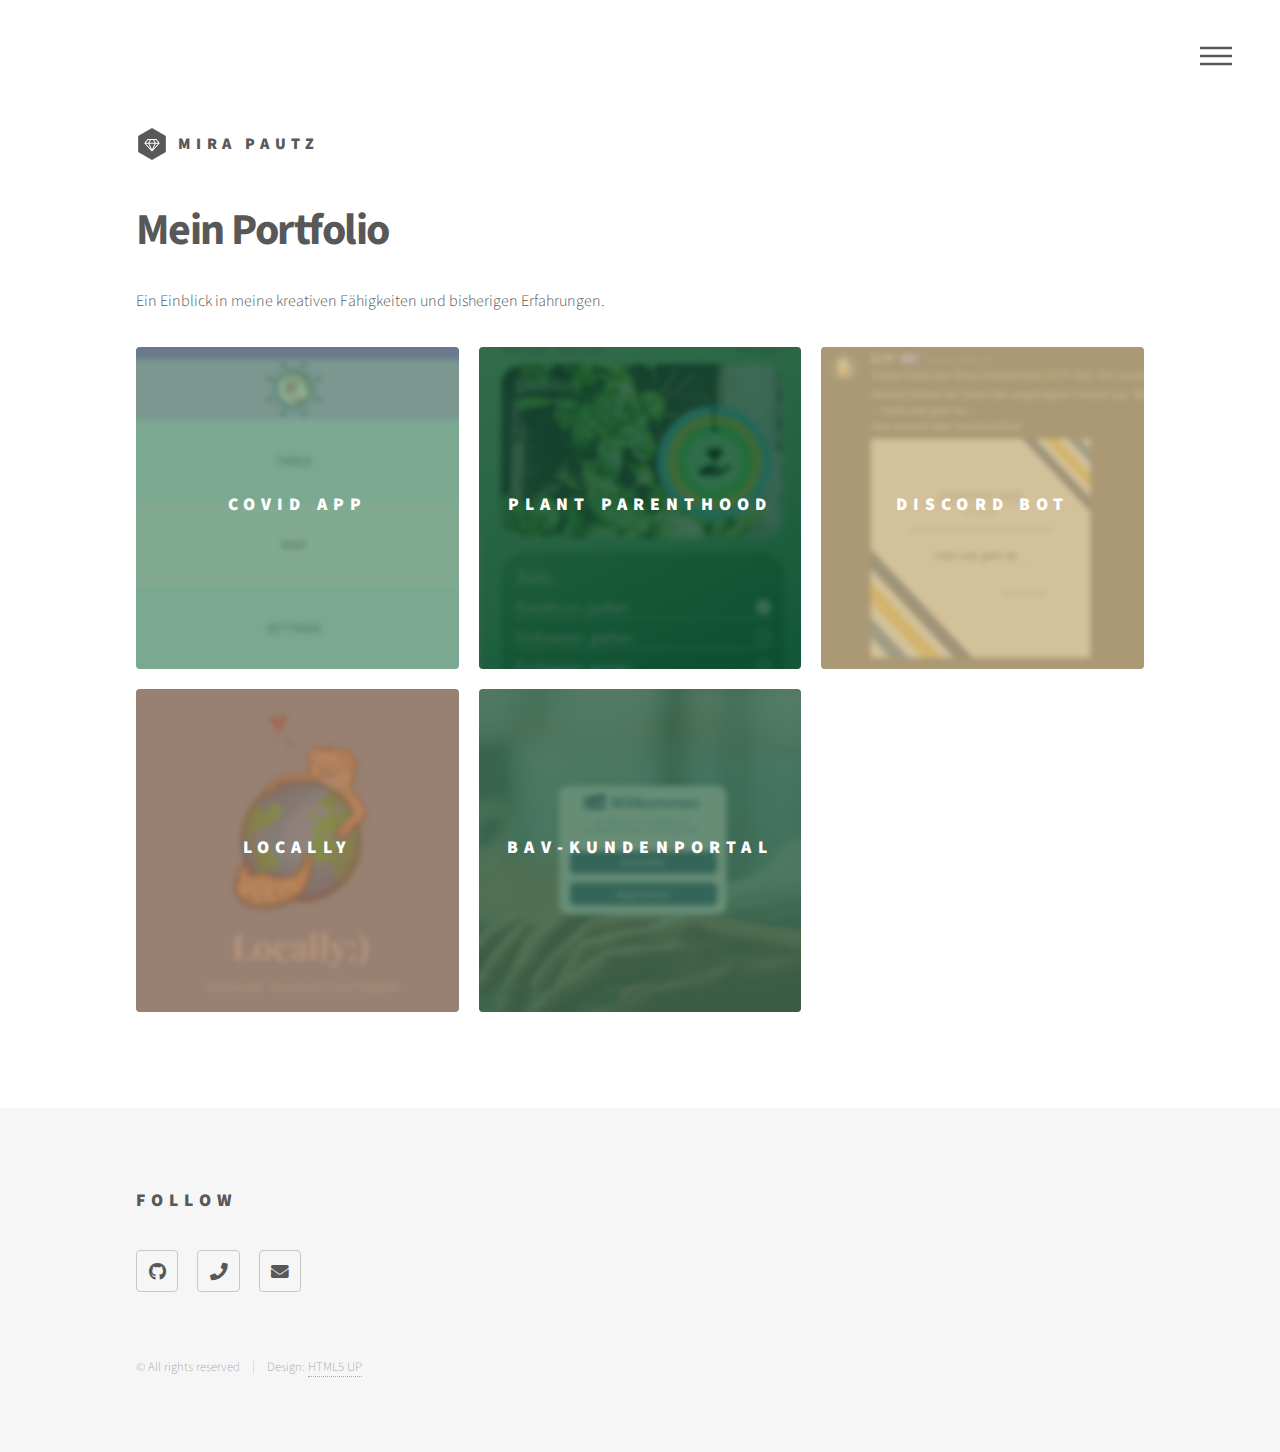
<file: index.html>
<!DOCTYPE HTML>
<!--
	Phantom by HTML5 UP
	html5up.net | @ajlkn
	Free for personal and commercial use under the CCA 3.0 license (html5up.net/license)
-->
<html>
	<head>
		<title>Portfolio - Mira Pautz</title>
		<meta charset="utf-8" />
		<meta name="viewport" content="width=device-width, initial-scale=1, user-scalable=no" />
		<link rel="stylesheet" href="assets/css/main.css" />
		<noscript><link rel="stylesheet" href="assets/css/noscript.css" /></noscript>
	</head>
	<body class="is-preload">
		<!-- Wrapper -->
			<div id="wrapper">

				<!-- Header -->
					<header id="header">
						<div class="inner">

							<!-- Logo -->
								<a href="index.html" class="logo">
									<span class="symbol"><img src="images/logo.svg" alt="" /></span><span class="title">Mira Pautz</span>
								</a>

							<!-- Nav -->
								<nav>
									<ul>
										<li><a href="#menu">Menu</a></li>
									</ul>
								</nav>

						</div>
					</header>

				<!-- Menu -->
					<nav id="menu">
						<h2>Menu</h2>
						<ul>
							<li><a href="index.html">Home</a></li>
							<li><a href="aboutMe.html">About Me</a></li>
						</ul>
					</nav>

				<!-- Main -->
					<div id="main">
						<div class="inner">
							<header>
								<h1>Mein Portfolio </h1>
								<p>Ein Einblick in meine kreativen Fähigkeiten und bisherigen Erfahrungen.</p>
							</header>
							<section class="tiles">
								<article class="style1">
									<span class="image">
										<img src="images/CovidAPP.png" alt="" />
									</span>
									<a href="CovidApp.html">
										<h2>Covid App</h2>
										<div class="content">
											<p>Im Rahmen des Moduls "Mobile Systeme" wurde eine Android App konzipiert und umgesetzt, die die aktuellen Corona Zahlen weltweit anzeigt.</p>
										</div>
									</a>
								</article>
								<article class="style2">
									<span class="image">
										<img src="images/PlantParenthood.png" alt="" />
									</span>
									<a href="PlantParenthood.html">
										<h2>Plant Parenthood</h2>
										<div class="content">
											<p>Im Rahmen des Moduls "Usability Engineering" wurde eine App konzipiert, die Menschen bei der Selbstversorgung durch Nutzpflanzen helfen soll.</p>
										</div>
									</a>
								</article>
								<article class="style3">
									<span class="image">
										<img src="images/SCPF.png" alt="" />
									</span>
									<a href="discord.html">
										<h2>Discord Bot</h2>
										<div class="content">
											<p>Im Rahmen des Moduls "Software Engeneering" wurde ein Discord Bot entwickelt, der mit Nutzern und anderen Bots handeln kann.</p>
										</div>
									</a>
								</article>
								<article class="style4">
									<span class="image">
										<img src="images/Locally.png" alt="" />
									</span>
									<a href="locally.html">
										<h2>Locally</h2>
										<div class="content">
											<p>Im Rahmen des Moduls "Innovative Konzepte" wurde eine App konzipiert, die nachhaltiges Reisen ermöglicht.</p>
										</div>
									</a>
								</article>
								<article class="style5">
									<span class="image">
										<img src="images/bAV-Kundenportal.png" alt="" />
									</span>
									<a href="bAV.html">
										<h2>bAV-Kundenportal</h2>
										<div class="content">
											<p>Im Rahmen eines Praktikums wurde ein das Kundenportal des bAV-Managers von b+m Informatik re-designed und implementiert.</p>
										</div>
									</a>
								</article>
								<!-- <article class="style6">
									<span class="image">
										<img src="images/pic06.jpg" alt="" />
									</span>
									<a href="generic.html">
										<h2>Veroeros</h2>
										<div class="content">
											<p>Sed nisl arcu euismod sit amet nisi lorem etiam dolor veroeros et feugiat.</p>
										</div>
									</a>
								</article> -->
							</section>
						</div>
					</div>

				<!-- Footer -->
					<footer id="footer">
						<div class="inner">
							<section>
								<h2>Follow</h2>
								<ul class="icons">
									<li><a href="https://github.com/mirapautz" class="icon brands style2 fa-github" target="_blank"><span class="label">GitHub</span></a></li>
									<li><a href="tel:015231795201" class="icon solid style2 fa-phone"><span class="label">Phone</span></a></li>
									<li><a href="mailto:mira0210000@gmail.com" class="icon solid style2 fa-envelope"><span class="label">Email</span></a></li>
								</ul>
							</section>
							<ul class="copyright">
								<li>&copy; All rights reserved</li><li>Design: <a href="http://html5up.net">HTML5 UP</a></li>
							</ul>
						</div>
					</footer>

			</div>

		<!-- Scripts -->
			<script src="assets/js/jquery.min.js"></script>
			<script src="assets/js/browser.min.js"></script>
			<script src="assets/js/breakpoints.min.js"></script>
			<script src="assets/js/util.js"></script>
			<script src="assets/js/main.js"></script>

	</body>
</html>
</file>
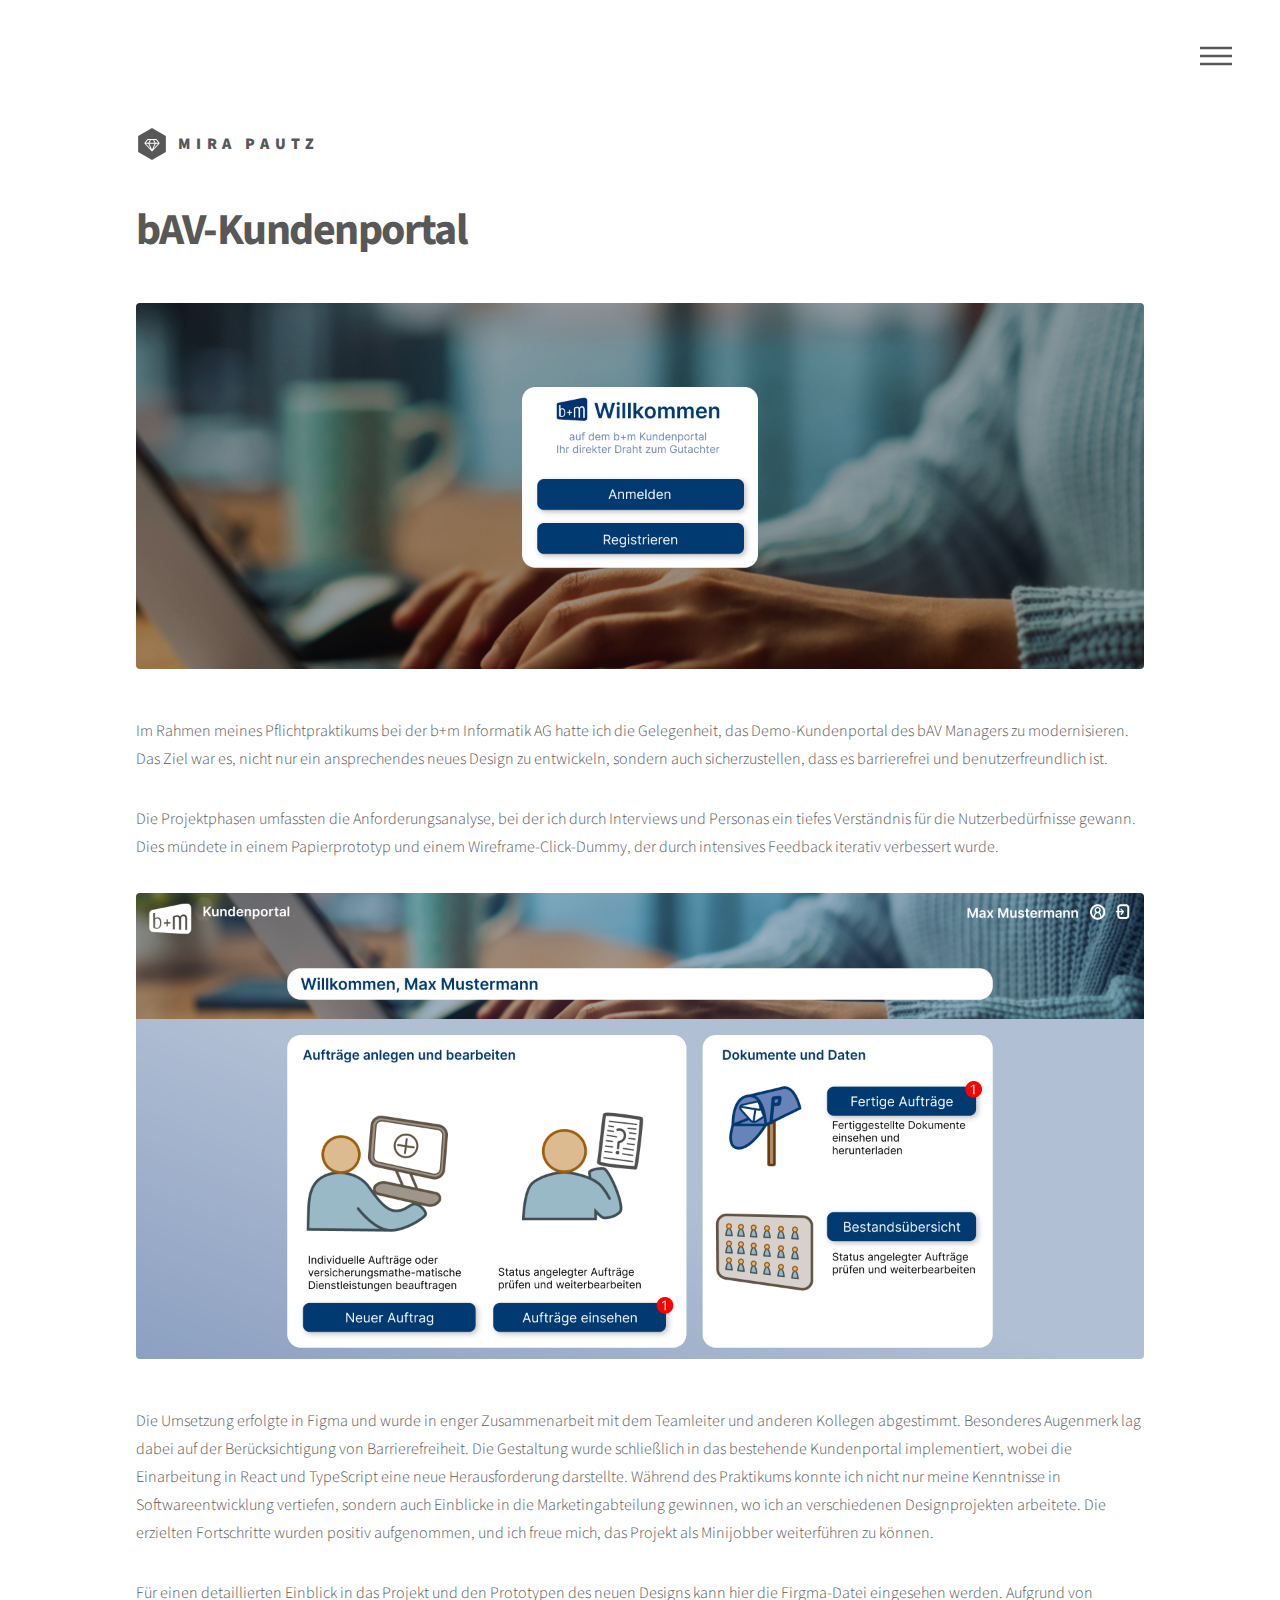
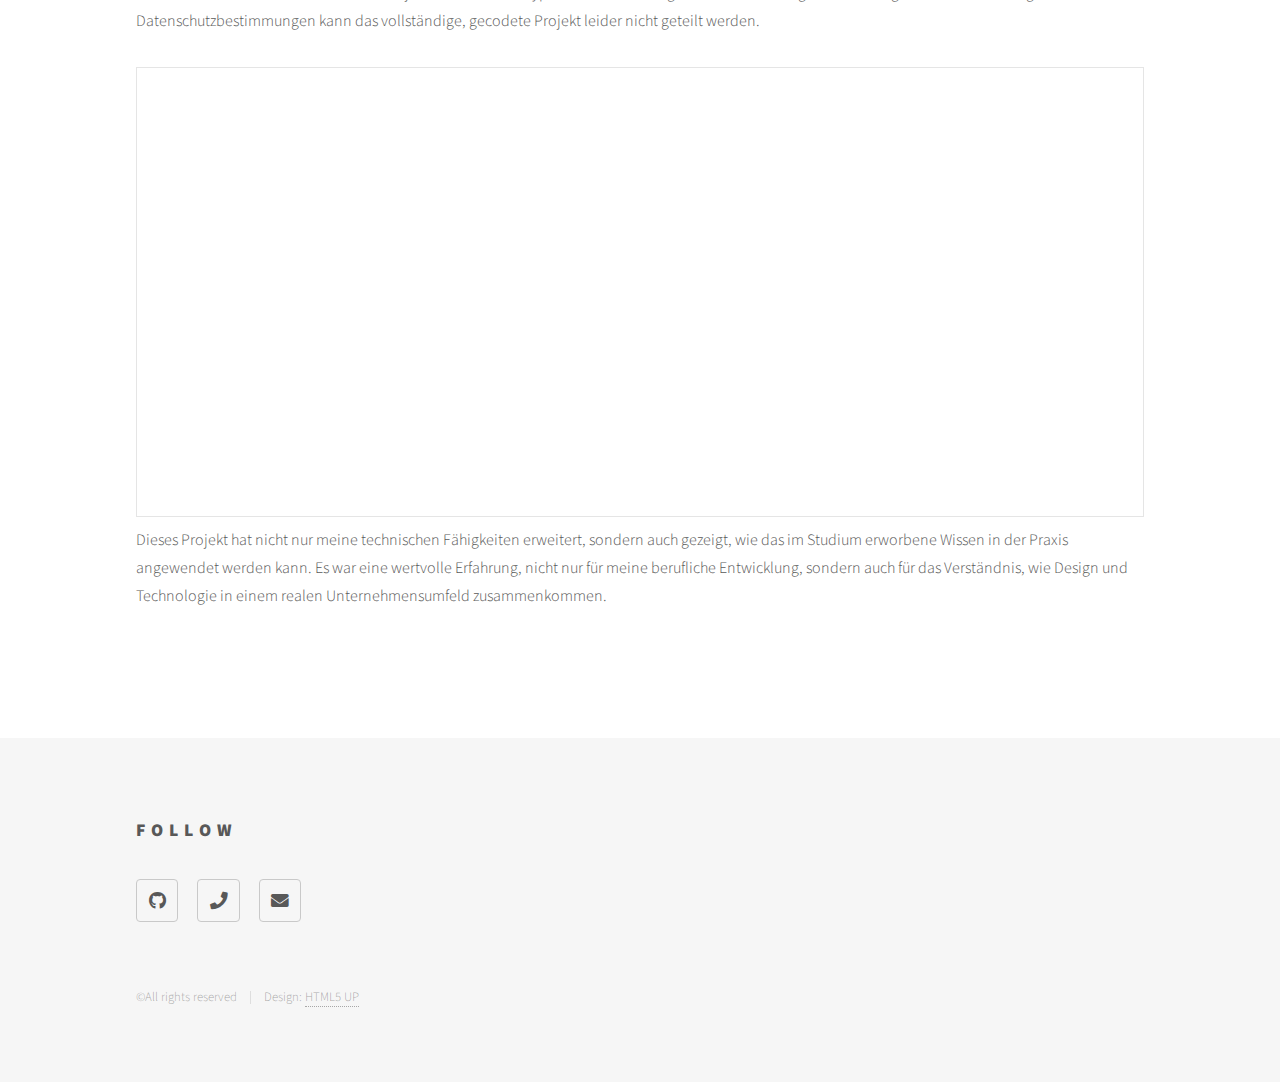
<file: bAV.html>
<!DOCTYPE HTML>
<!--
	Phantom by HTML5 UP
	html5up.net | @ajlkn
	Free for personal and commercial use under the CCA 3.0 license (html5up.net/license)
-->
<html>
	<head>
		<title>bAV - Mira Pautz</title>
		<meta charset="utf-8" />
		<meta name="viewport" content="width=device-width, initial-scale=1, user-scalable=no" />
		<link rel="stylesheet" href="assets/css/main.css" />
		<noscript><link rel="stylesheet" href="assets/css/noscript.css" /></noscript>
	</head>
	<body class="is-preload">
		<!-- Wrapper -->
			<div id="wrapper">

				<!-- Header -->
					<header id="header">
						<div class="inner">

							<!-- Logo -->
								<a href="index.html" class="logo">
									<span class="symbol"><img src="images/logo.svg" alt="" /></span><span class="title">Mira Pautz</span>
								</a>

							<!-- Nav -->
								<nav>
									<ul>
										<li><a href="#menu">Menu</a></li>
									</ul>
								</nav>

						</div>
					</header>

				<!-- Menu -->
				<nav id="menu">
					<h2>Menu</h2>
					<ul>
						<li><a href="index.html">Home</a></li>
						<li><a href="aboutMe.html">About Me</a></li>
					</ul>
				</nav>

				<!-- Main -->
					<div id="main">
						<div class="inner">
							<h1>bAV-Kundenportal</h1>
							<span class="image main"><img src="images/bAV-Kundenportal-Login.png" alt="" /></span>
							<p>Im Rahmen meines Pflichtpraktikums bei der b+m Informatik AG hatte ich die Gelegenheit, 
								das Demo-Kundenportal des bAV Managers zu modernisieren. Das Ziel war es, nicht nur ein ansprechendes 
								neues Design zu entwickeln, sondern auch sicherzustellen, dass es barrierefrei und benutzerfreundlich ist.
							</p>
							<p>
								Die Projektphasen umfassten die Anforderungsanalyse, bei der ich durch Interviews und Personas ein tiefes 
								Verständnis für die Nutzerbedürfnisse gewann. Dies mündete in einem Papierprototyp und einem 
								Wireframe-Click-Dummy, der durch intensives Feedback iterativ verbessert wurde.
							</p>
							<span class="image main"><img src="images/bAV-Kundenportal-Start.png" alt=""/></span>
							<p>
								Die Umsetzung erfolgte in Figma und wurde in enger Zusammenarbeit mit dem Teamleiter und anderen Kollegen abgestimmt. 
								Besonderes Augenmerk lag dabei auf der Berücksichtigung von Barrierefreiheit. Die Gestaltung wurde schließlich 
								in das bestehende Kundenportal implementiert, wobei die Einarbeitung in React und TypeScript eine neue 
								Herausforderung darstellte. 
								Während des Praktikums konnte ich nicht nur meine Kenntnisse in Softwareentwicklung vertiefen, sondern auch 
								Einblicke in die Marketingabteilung gewinnen, wo ich an verschiedenen Designprojekten arbeitete. Die erzielten 
								Fortschritte wurden positiv aufgenommen, und ich freue mich, das Projekt als Minijobber weiterführen zu können.
							</p>
							<p>
								Für einen detaillierten Einblick in das Projekt und den Prototypen des neuen Designs kann hier die Firgma-Datei eingesehen werden.
								Aufgrund von Datenschutzbestimmungen kann das vollständige, gecodete Projekt leider nicht geteilt werden.
							</p>
							<iframe style="border: 1px solid rgba(0, 0, 0, 0.1);" width="100%" height="450" src="https://www.figma.com/embed?embed_host=share&url=https%3A%2F%2Fwww.figma.com%2Ffile%2FJkzhUmtwZJEyXUbbbMLZkH%2FKundenportal%3Ftype%3Ddesign%26node-id%3D0%253A1%26mode%3Ddesign%26t%3D95L1NPVMO8Xh1teR-1" allowfullscreen></iframe>
							<p>
								Dieses Projekt hat nicht nur meine technischen Fähigkeiten erweitert, sondern auch gezeigt, wie das im 
								Studium erworbene Wissen in der Praxis angewendet werden kann. Es war eine wertvolle Erfahrung, nicht nur 
								für meine berufliche Entwicklung, sondern auch für das Verständnis, wie Design und Technologie in einem realen 
								Unternehmensumfeld zusammenkommen.
							</p>
							</div>
					</div>

				<!-- Footer -->
					<footer id="footer">
						<div class="inner">
							<section>
								<h2>Follow</h2>
								<ul class="icons">
									<li><a href="https://github.com/mirapautz" class="icon brands style2 fa-github" target="_blank"><span class="label">GitHub</span></a></li>
									<li><a href="tel:015231795201" class="icon solid style2 fa-phone"><span class="label">Phone</span></a></li>
									<li><a href="mailto:mira0210000@gmail.com" class="icon solid style2 fa-envelope"><span class="label">Email</span></a></li>
								</ul>
							</section>
							<ul class="copyright">
								<li>&copy;All rights reserved</li><li>Design: <a href="http://html5up.net">HTML5 UP</a></li>
							</ul>
						</div>
					</footer>

			</div>

		<!-- Scripts -->
			<script src="assets/js/jquery.min.js"></script>
			<script src="assets/js/browser.min.js"></script>
			<script src="assets/js/breakpoints.min.js"></script>
			<script src="assets/js/util.js"></script>
			<script src="assets/js/main.js"></script>

	</body>
</html>
</file>
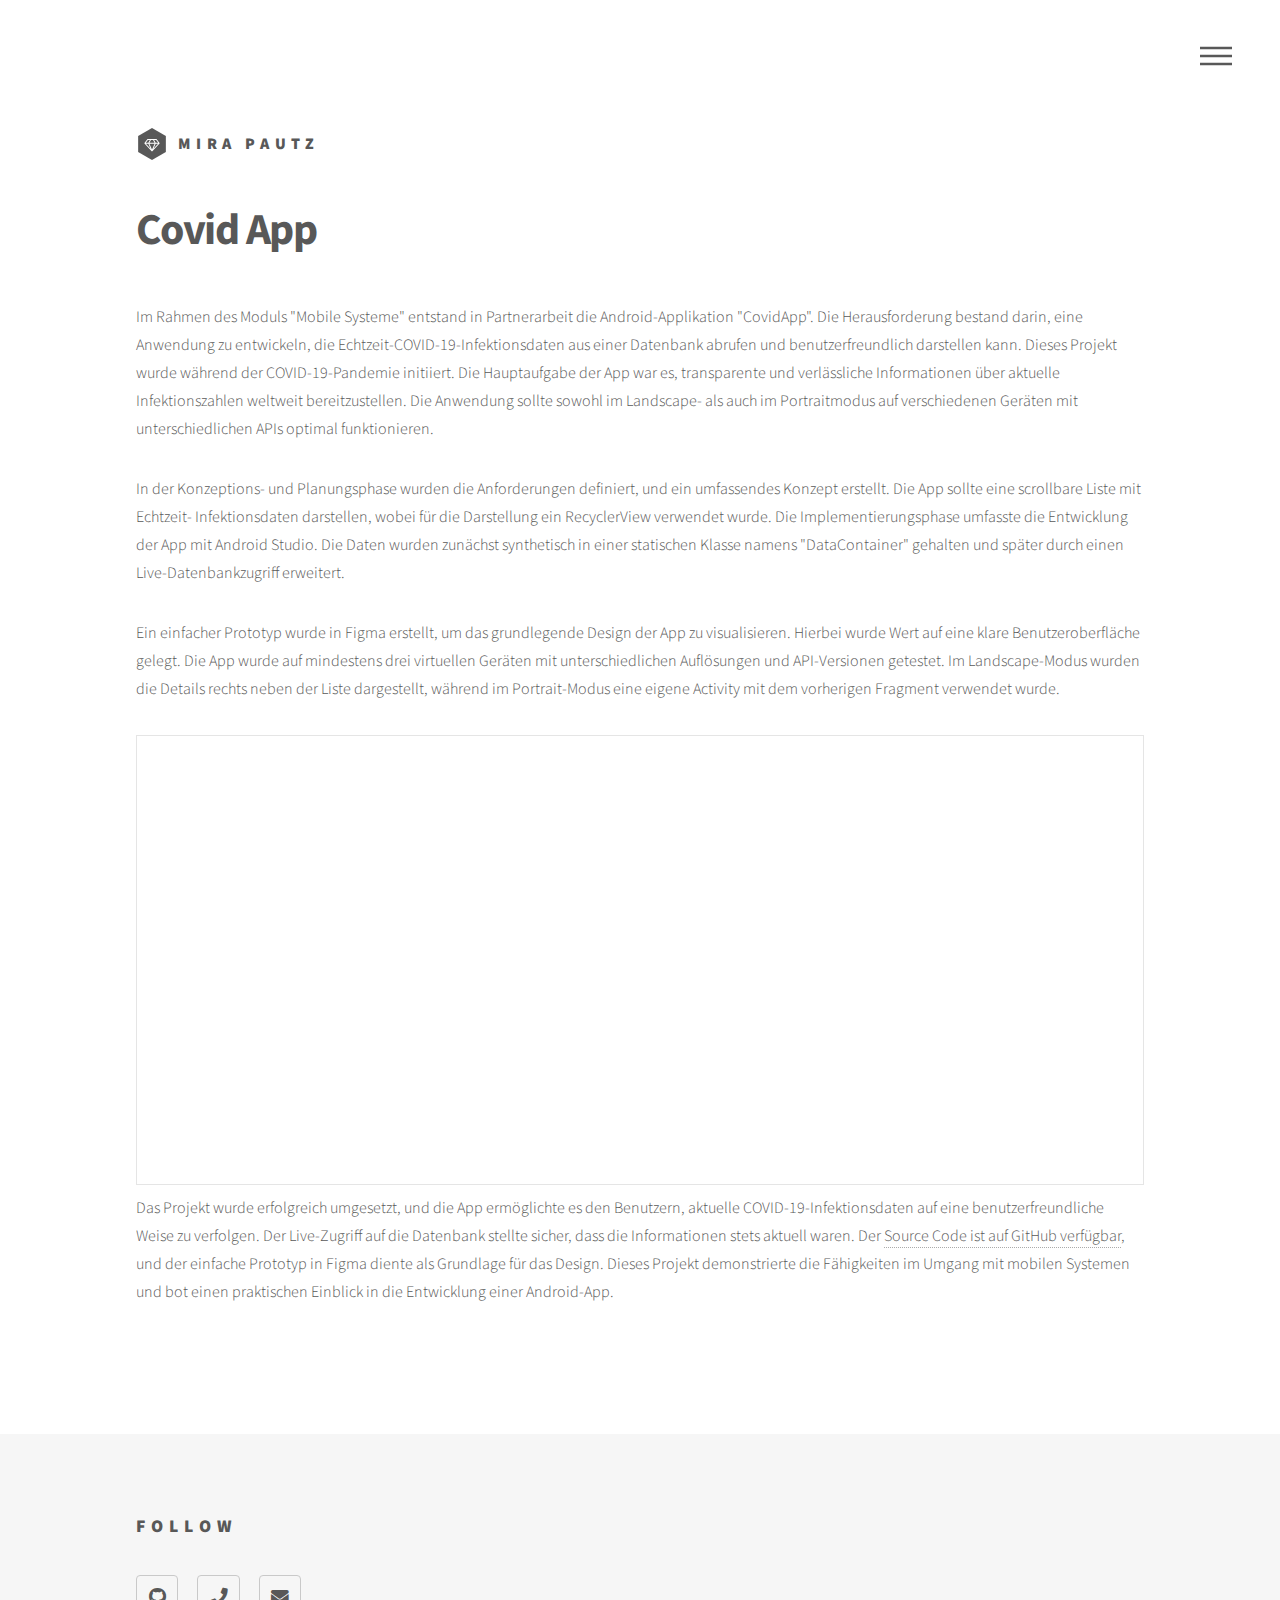
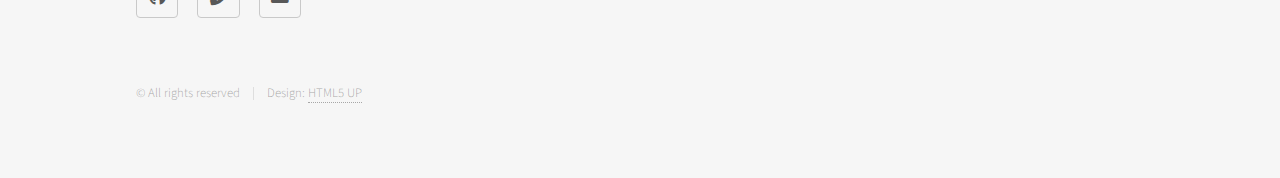
<file: CovidApp.html>
<!DOCTYPE HTML>
<!--
	Phantom by HTML5 UP
	html5up.net | @ajlkn
	Free for personal and commercial use under the CCA 3.0 license (html5up.net/license)
-->
<html>
	<head>
		<title>CovidApp - Mira Pautz</title>
		<meta charset="utf-8" />
		<meta name="viewport" content="width=device-width, initial-scale=1, user-scalable=no" />
		<link rel="stylesheet" href="assets/css/main.css" />
		<noscript><link rel="stylesheet" href="assets/css/noscript.css" /></noscript>
	</head>
	<body class="is-preload">
		<!-- Wrapper -->
			<div id="wrapper">

				<!-- Header -->
					<header id="header">
						<div class="inner">

							<!-- Logo -->
								<a href="index.html" class="logo">
									<span class="symbol"><img src="images/logo.svg" alt="" /></span><span class="title">Mira Pautz</span>
								</a>

							<!-- Nav -->
								<nav>
									<ul>
										<li><a href="#menu">Menu</a></li>
									</ul>
								</nav>

						</div>
					</header>

				<!-- Menu -->
				<nav id="menu">
					<h2>Menu</h2>
					<ul>
						<li><a href="index.html">Home</a></li>
						<li><a href="aboutMe.html">About Me</a></li>
					</ul>
				</nav>

				<!-- Main -->
					<div id="main">
						<div class="inner">
							<h1>Covid App</h1>
							<p>
								Im Rahmen des Moduls "Mobile Systeme" entstand in Partnerarbeit die Android-Applikation 
								"CovidApp". Die Herausforderung bestand darin, eine Anwendung zu entwickeln, die 
								Echtzeit-COVID-19-Infektionsdaten aus einer Datenbank abrufen und benutzerfreundlich 
								darstellen kann. Dieses Projekt wurde während der COVID-19-Pandemie initiiert. Die 
								Hauptaufgabe der App war es, transparente und verlässliche Informationen über aktuelle 
								Infektionszahlen weltweit bereitzustellen. Die Anwendung sollte sowohl im Landscape- 
								als auch im Portraitmodus auf verschiedenen Geräten mit unterschiedlichen APIs optimal 
								funktionieren.
							</p>
							<p>
								In der Konzeptions- und Planungsphase wurden die Anforderungen definiert, und ein 
								umfassendes Konzept erstellt. Die App sollte eine scrollbare Liste mit Echtzeit-
								Infektionsdaten darstellen, wobei für die Darstellung ein RecyclerView verwendet wurde. 
								Die Implementierungsphase umfasste die Entwicklung der App mit Android Studio. Die Daten 
								wurden zunächst synthetisch in einer statischen Klasse namens "DataContainer" gehalten und 
								später durch einen Live-Datenbankzugriff erweitert.
							</p>
							<p>
								Ein einfacher Prototyp wurde in Figma erstellt, um das grundlegende Design der App zu 
								visualisieren. Hierbei wurde Wert auf eine klare Benutzeroberfläche gelegt. Die App wurde 
								auf mindestens drei virtuellen Geräten mit unterschiedlichen Auflösungen und API-Versionen 
								getestet. Im Landscape-Modus wurden die Details rechts neben der Liste dargestellt, während 
								im Portrait-Modus eine eigene Activity mit dem vorherigen Fragment verwendet wurde.
							</p>
							<iframe style="border: 1px solid rgba(0, 0, 0, 0.1);" width="100%" height="450" src="https://www.figma.com/embed?embed_host=share&url=https%3A%2F%2Fwww.figma.com%2Ffile%2F2acWYF399nHvY31vSxDVmU%2FCovidApp%3Ftype%3Ddesign%26node-id%3D0%253A1%26mode%3Ddesign%26t%3DO4ssPJ0cgeRXOhWV-1" allowfullscreen></iframe>
							<p>
								Das Projekt wurde erfolgreich umgesetzt, und die App ermöglichte es den Benutzern, aktuelle 
								COVID-19-Infektionsdaten auf eine benutzerfreundliche Weise zu verfolgen. Der Live-Zugriff 
								auf die Datenbank stellte sicher, dass die Informationen stets aktuell waren. Der 
								<a href="https://github.com/mirapautz/MOB.git" target="_blank">Source Code ist auf GitHub verfügbar</a>, und 
								der einfache Prototyp in Figma diente als Grundlage für das Design. Dieses Projekt 
								demonstrierte die Fähigkeiten im Umgang mit mobilen Systemen und bot einen praktischen 
								Einblick in die Entwicklung einer Android-App.
							</p>
						</div>
					</div>

				<!-- Footer -->
					<footer id="footer">
						<div class="inner">
							<section>
								<h2>Follow</h2>
								<ul class="icons">
									<li><a href="https://github.com/mirapautz" class="icon brands style2 fa-github" target="_blank"><span class="label">GitHub</span></a></li>
									<li><a href="tel:015231795201" class="icon solid style2 fa-phone"><span class="label">Phone</span></a></li>
									<li><a href="mailto:mira0210000@gmail.com" class="icon solid style2 fa-envelope"><span class="label">Email</span></a></li>
								</ul>
							</section>
							<ul class="copyright">
								<li>&copy; All rights reserved</li><li>Design: <a href="http://html5up.net">HTML5 UP</a></li>
							</ul>
						</div>
					</footer>

			</div>

		<!-- Scripts -->
			<script src="assets/js/jquery.min.js"></script>
			<script src="assets/js/browser.min.js"></script>
			<script src="assets/js/breakpoints.min.js"></script>
			<script src="assets/js/util.js"></script>
			<script src="assets/js/main.js"></script>

	</body>
</html>
</file>
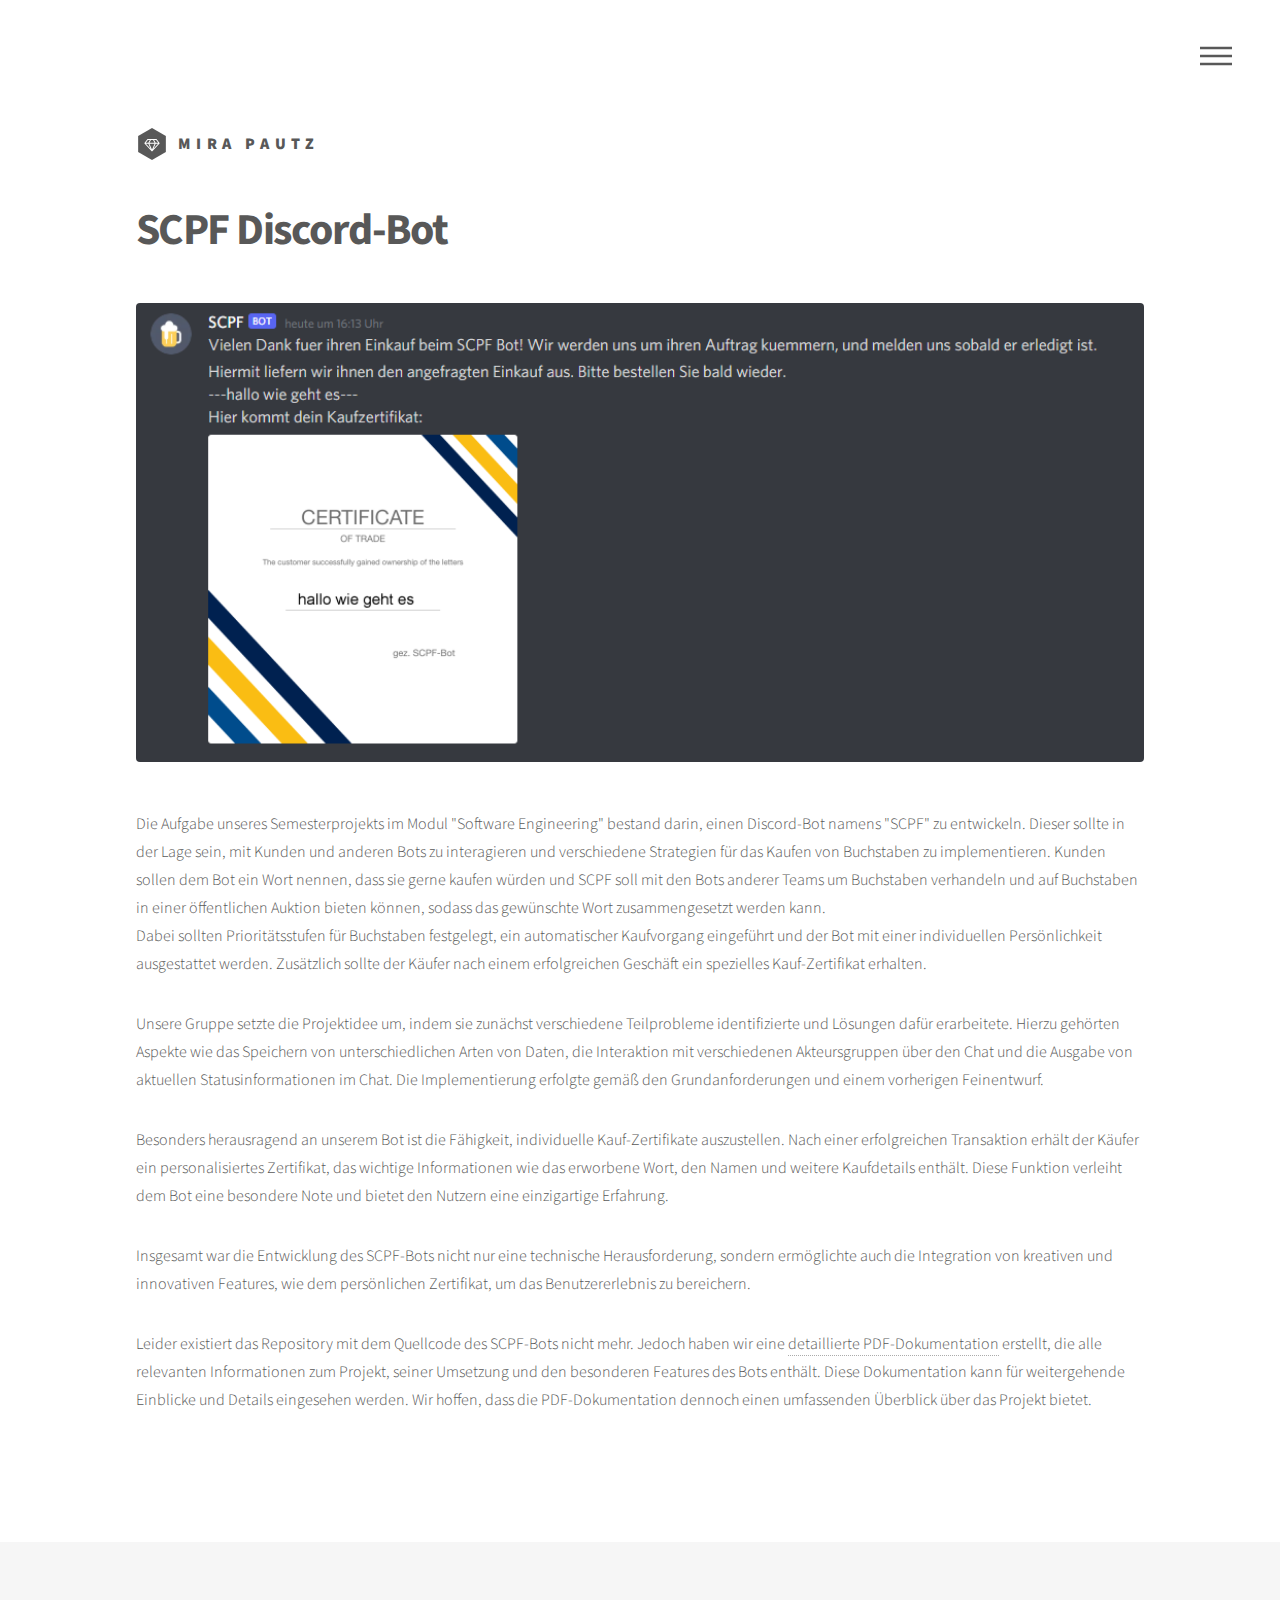
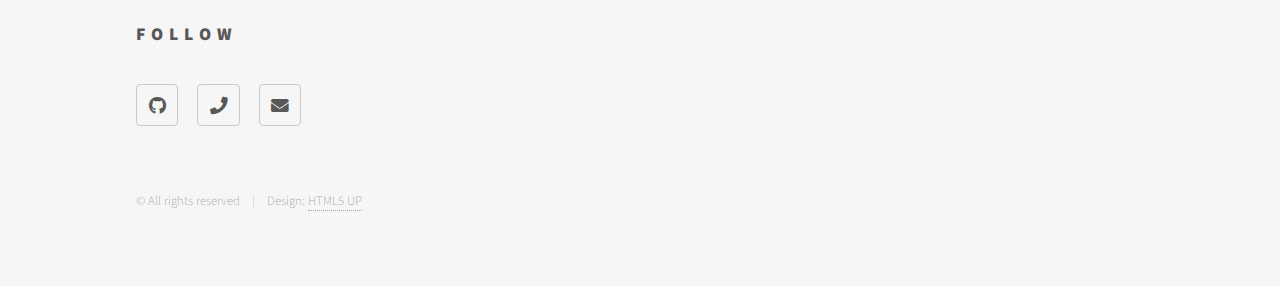
<file: discord.html>
<!DOCTYPE HTML>
<!--
	Phantom by HTML5 UP
	html5up.net | @ajlkn
	Free for personal and commercial use under the CCA 3.0 license (html5up.net/license)
-->
<html>
	<head>
		<title>Discord Bot - Mira Pautz</title>
		<meta charset="utf-8" />
		<meta name="viewport" content="width=device-width, initial-scale=1, user-scalable=no" />
		<link rel="stylesheet" href="assets/css/main.css" />
		<noscript><link rel="stylesheet" href="assets/css/noscript.css" /></noscript>
	</head>
	<body class="is-preload">
		<!-- Wrapper -->
			<div id="wrapper">

				<!-- Header -->
					<header id="header">
						<div class="inner">

							<!-- Logo -->
								<a href="index.html" class="logo">
									<span class="symbol"><img src="images/logo.svg" alt="" /></span><span class="title">Mira Pautz</span>
								</a>

							<!-- Nav -->
								<nav>
									<ul>
										<li><a href="#menu">Menu</a></li>
									</ul>
								</nav>
						</div>
					</header>

				<!-- Menu -->
				<nav id="menu">
					<h2>Menu</h2>
					<ul>
						<li><a href="index.html">Home</a></li>
						<li><a href="aboutMe.html">About Me</a></li>
					</ul>
				</nav>

				<!-- Main -->
					<div id="main">
						<div class="inner">
							<h1>SCPF Discord-Bot</h1>
							<span class="image main"><img src="images/SCPFBot.png" alt="" /></span>
							<p>
								Die Aufgabe unseres Semesterprojekts im Modul "Software Engineering" bestand darin, einen 
								Discord-Bot namens "SCPF" zu entwickeln. Dieser sollte in der Lage sein, mit Kunden und 
								anderen Bots zu interagieren und verschiedene Strategien für das Kaufen von Buchstaben zu 
								implementieren. Kunden sollen dem Bot ein Wort nennen, dass sie gerne kaufen würden und 
								SCPF soll  mit den Bots anderer Teams um Buchstaben verhandeln und auf Buchstaben in einer 
								öffentlichen Auktion bieten können, sodass das gewünschte Wort zusammengesetzt werden kann. <br/>
								Dabei sollten Prioritätsstufen für Buchstaben festgelegt, ein automatischer Kaufvorgang 
								eingeführt und der Bot mit einer individuellen Persönlichkeit ausgestattet werden. Zusätzlich 
								sollte der Käufer nach einem erfolgreichen Geschäft ein spezielles Kauf-Zertifikat erhalten.
							</p>
							<p>
								Unsere Gruppe setzte die Projektidee um, indem sie zunächst verschiedene Teilprobleme 
								identifizierte und Lösungen dafür erarbeitete. Hierzu gehörten Aspekte wie das Speichern 
								von unterschiedlichen Arten von Daten, die Interaktion mit verschiedenen Akteursgruppen 
								über den Chat und die Ausgabe von aktuellen Statusinformationen im Chat. Die Implementierung 
								erfolgte gemäß den Grundanforderungen und einem vorherigen Feinentwurf.
							</p>
							<p>
								Besonders herausragend an unserem Bot ist die Fähigkeit, individuelle Kauf-Zertifikate 
								auszustellen. Nach einer erfolgreichen Transaktion erhält der Käufer ein personalisiertes 
								Zertifikat, das wichtige Informationen wie das erworbene Wort, den Namen und weitere Kaufdetails 
								enthält. Diese Funktion verleiht dem Bot eine besondere Note und bietet den Nutzern eine 
								einzigartige Erfahrung.
							</p>
							<p>
								Insgesamt war die Entwicklung des SCPF-Bots nicht nur eine technische Herausforderung, sondern 
								ermöglichte auch die Integration von kreativen und innovativen Features, wie dem persönlichen 
								Zertifikat, um das Benutzererlebnis zu bereichern.
							</p>
							<p>
								Leider existiert das Repository mit dem Quellcode des SCPF-Bots nicht mehr. Jedoch haben wir 
								eine <a href="https://github.com/mirapautz/SCPF.git" target="_blank">detaillierte PDF-Dokumentation</a> erstellt, 
								die alle relevanten Informationen zum Projekt, seiner Umsetzung und den besonderen Features des 
								Bots enthält. Diese Dokumentation kann für weitergehende Einblicke und Details eingesehen werden. 
								Wir hoffen, dass die PDF-Dokumentation dennoch einen umfassenden Überblick über das Projekt bietet.
							</p>
						</div>
					</div>

				<!-- Footer -->
					<footer id="footer">
						<div class="inner">
							<section>
								<h2>Follow</h2>
								<ul class="icons">
									<li><a href="https://github.com/mirapautz" class="icon brands style2 fa-github" target="_blank"><span class="label">GitHub</span></a></li>
									<li><a href="tel:015231795201" class="icon solid style2 fa-phone"><span class="label">Phone</span></a></li>
									<li><a href="mailto:mira0210000@gmail.com" class="icon solid style2 fa-envelope"><span class="label">Email</span></a></li>
								</ul>
							</section>
							<ul class="copyright">
								<li>&copy; All rights reserved</li><li>Design: <a href="http://html5up.net">HTML5 UP</a></li>
							</ul>
						</div>
					</footer>

			</div>

		<!-- Scripts -->
			<script src="assets/js/jquery.min.js"></script>
			<script src="assets/js/browser.min.js"></script>
			<script src="assets/js/breakpoints.min.js"></script>
			<script src="assets/js/util.js"></script>
			<script src="assets/js/main.js"></script>

	</body>
</html>
</file>
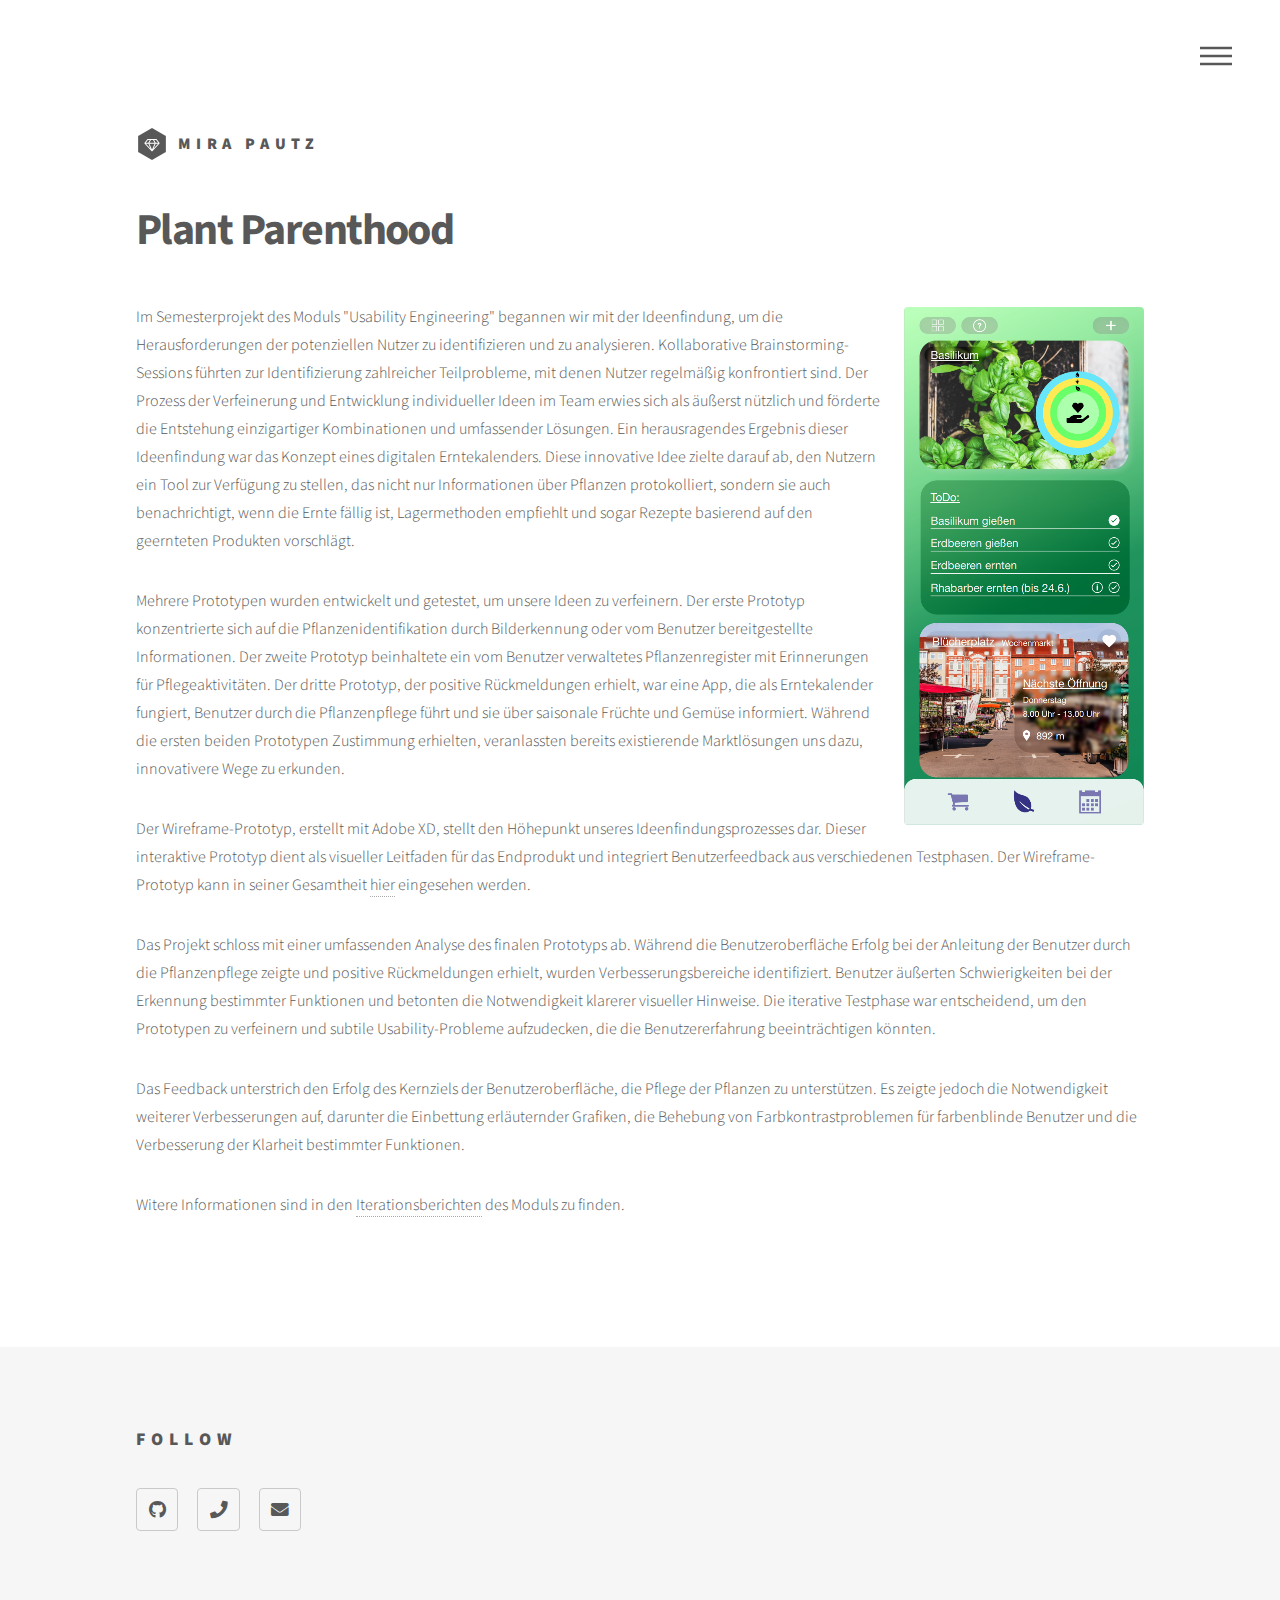
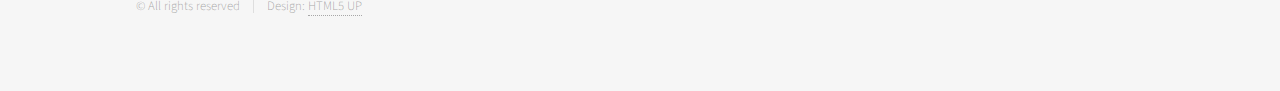
<file: PlantParenthood.html>
<!DOCTYPE HTML>
<!--
	Phantom by HTML5 UP
	html5up.net | @ajlkn
	Free for personal and commercial use under the CCA 3.0 license (html5up.net/license)
-->
<html>
	<head>
		<title>Plant Parenthood - Mira Pautz</title>
		<meta charset="utf-8" />
		<meta name="viewport" content="width=device-width, initial-scale=1, user-scalable=no" />
		<link rel="stylesheet" href="assets/css/main.css" />
		<noscript><link rel="stylesheet" href="assets/css/noscript.css" /></noscript>
	</head>
	<body class="is-preload">
		<!-- Wrapper -->
			<div id="wrapper">

				<!-- Header -->
					<header id="header">
						<div class="inner">

							<!-- Logo -->
								<a href="index.html" class="logo">
									<span class="symbol"><img src="images/logo.svg" alt="" /></span><span class="title">Mira Pautz</span>
								</a>

							<!-- Nav -->
								<nav>
									<ul>
										<li><a href="#menu">Menu</a></li>
									</ul>
								</nav>

						</div>
					</header>

				<!-- Menu -->
				<nav id="menu">
					<h2>Menu</h2>
					<ul>
						<li><a href="index.html">Home</a></li>
						<li><a href="aboutMe.html">About Me</a></li>
					</ul>
				</nav>

				<!-- Main -->
					<div id="main">
						<div class="inner">
							<h1>Plant Parenthood</h1>
							<p>
								<span class="image right"><img src="images/PlantParenthoodPrototype.png" alt="" />
								<span>
									<p>
										Im Semesterprojekt des Moduls "Usability Engineering" begannen wir mit der Ideenfindung, 
										um die Herausforderungen der potenziellen Nutzer zu identifizieren und zu analysieren. 
										Kollaborative Brainstorming-Sessions führten zur Identifizierung zahlreicher Teilprobleme, 
										mit denen Nutzer regelmäßig konfrontiert sind. Der Prozess der Verfeinerung und Entwicklung 
										individueller Ideen im Team erwies sich als äußerst nützlich und förderte die Entstehung 
										einzigartiger Kombinationen und umfassender Lösungen. Ein herausragendes Ergebnis dieser 
										Ideenfindung war das Konzept eines digitalen Erntekalenders. Diese innovative Idee zielte 
										darauf ab, den Nutzern ein Tool zur Verfügung zu stellen, das nicht nur Informationen über 
										Pflanzen protokolliert, sondern sie auch benachrichtigt, wenn die Ernte fällig ist, 
										Lagermethoden empfiehlt und sogar Rezepte basierend auf den geernteten Produkten vorschlägt.
									</p>
									<p>
										Mehrere Prototypen wurden entwickelt und getestet, um unsere Ideen zu verfeinern. Der erste 
										Prototyp konzentrierte sich auf die Pflanzenidentifikation durch Bilderkennung oder vom 
										Benutzer bereitgestellte Informationen. Der zweite Prototyp beinhaltete ein vom Benutzer 
										verwaltetes Pflanzenregister mit Erinnerungen für Pflegeaktivitäten. Der dritte Prototyp, 
										der positive Rückmeldungen erhielt, war eine App, die als Erntekalender fungiert, Benutzer 
										durch die Pflanzenpflege führt und sie über saisonale Früchte und Gemüse informiert. Während 
										die ersten beiden Prototypen Zustimmung erhielten, veranlassten bereits existierende 
										Marktlösungen uns dazu, innovativere Wege zu erkunden.
									</p>
									<p>
										Der Wireframe-Prototyp, erstellt mit Adobe XD, stellt den Höhepunkt unseres 
										Ideenfindungsprozesses dar. Dieser interaktive Prototyp dient als visueller Leitfaden für 
										das Endprodukt und integriert Benutzerfeedback aus verschiedenen Testphasen. Der Wireframe-
										Prototyp kann in seiner Gesamtheit <a href="https://github.com/mirapautz/UEG.git" target="_blank">hier</a> 
										eingesehen werden.
									</p>
									<p>
										Das Projekt schloss mit einer umfassenden Analyse des finalen Prototyps ab. Während die 
										Benutzeroberfläche Erfolg bei der Anleitung der Benutzer durch die Pflanzenpflege zeigte und 
										positive Rückmeldungen erhielt, wurden Verbesserungsbereiche identifiziert. Benutzer äußerten 
										Schwierigkeiten bei der Erkennung bestimmter Funktionen und betonten die Notwendigkeit klarerer 
										visueller Hinweise. Die iterative Testphase war entscheidend, um den Prototypen zu verfeinern 
										und subtile Usability-Probleme aufzudecken, die die Benutzererfahrung beeinträchtigen könnten.
									</p>
									<p>
										Das Feedback unterstrich den Erfolg des Kernziels der Benutzeroberfläche, die Pflege der 
										Pflanzen zu unterstützen. Es zeigte jedoch die Notwendigkeit weiterer Verbesserungen auf, 
										darunter die Einbettung erläuternder Grafiken, die Behebung von Farbkontrastproblemen für 
										farbenblinde Benutzer und die Verbesserung der Klarheit bestimmter Funktionen.
									</p>
									<p>
										Witere Informationen sind in den <a href="https://github.com/mirapautz/UEG.git" target="_blank">Iterationsberichten</a> des Moduls zu finden.
									</p>
								</span>
							</p>
						</div>
					</div>

				<!-- Footer -->
					<footer id="footer">
						<div class="inner">
							<section>
								<h2>Follow</h2>
								<ul class="icons">
									<li><a href="https://github.com/mirapautz" class="icon brands style2 fa-github" target="_blank"><span class="label">GitHub</span></a></li>
									<li><a href="tel:015231795201" class="icon solid style2 fa-phone"><span class="label">Phone</span></a></li>
									<li><a href="mailto:mira0210000@gmail.com" class="icon solid style2 fa-envelope"><span class="label">Email</span></a></li>
								</ul>
							</section>
							<ul class="copyright">
								<li>&copy; All rights reserved</li><li>Design: <a href="http://html5up.net">HTML5 UP</a></li>
							</ul>
						</div>
					</footer>

			</div>

		<!-- Scripts -->
			<script src="assets/js/jquery.min.js"></script>
			<script src="assets/js/browser.min.js"></script>
			<script src="assets/js/breakpoints.min.js"></script>
			<script src="assets/js/util.js"></script>
			<script src="assets/js/main.js"></script>

	</body>
</html>
</file>
<file: assets/css/noscript.css>
/*
	Phantom by HTML5 UP
	html5up.net | @ajlkn
	Free for personal and commercial use under the CCA 3.0 license (html5up.net/license)
*/

/* Tiles */

	body.is-preload .tiles article {
		-moz-transform: none;
		-webkit-transform: none;
		-ms-transform: none;
		transform: none;
		opacity: 1;
	}
</file>
<file: assets/css/main.css>
@import url(fontawesome-all.min.css);
@import url("https://fonts.googleapis.com/css?family=Source+Sans+Pro:300,700,900");

/*
	Phantom by HTML5 UP
	html5up.net | @ajlkn
	Free for personal and commercial use under the CCA 3.0 license (html5up.net/license)
*/

html, body, div, span, applet, object,
iframe, h1, h2, h3, h4, h5, h6, p, blockquote,
pre, a, abbr, acronym, address, big, cite,
code, del, dfn, em, img, ins, kbd, q, s, samp,
small, strike, strong, sub, sup, tt, var, b,
u, i, center, dl, dt, dd, ol, ul, li, fieldset,
form, label, legend, table, caption, tbody,
tfoot, thead, tr, th, td, article, aside,
canvas, details, embed, figure, figcaption,
footer, header, hgroup, menu, nav, output, ruby,
section, summary, time, mark, audio, video {
	margin: 0;
	padding: 0;
	border: 0;
	font-size: 100%;
	font: inherit;
	vertical-align: baseline;}

article, aside, details, figcaption, figure,
footer, header, hgroup, menu, nav, section {
	display: block;}

body {
	line-height: 1;
}

ol, ul {
	list-style: none;
}

blockquote, q {
	quotes: none;
}

	blockquote:before, blockquote:after, q:before, q:after {
		content: '';
		content: none;
	}

table {
	border-collapse: collapse;
	border-spacing: 0;
}

body {
	-webkit-text-size-adjust: none;
}

mark {
	background-color: transparent;
	color: inherit;
}

input::-moz-focus-inner {
	border: 0;
	padding: 0;
}

input, select, textarea {
	-moz-appearance: none;
	-webkit-appearance: none;
	-ms-appearance: none;
	appearance: none;
}

/* Basic */

	@-ms-viewport {
		width: device-width;
	}

	body {
		-ms-overflow-style: scrollbar;
	}

	@media screen and (max-width: 480px) {

		html, body {
			min-width: 320px;
		}

	}

	html {
		box-sizing: border-box;
	}

	*, *:before, *:after {
		box-sizing: inherit;
	}

	body {
		background: #ffffff;
	}

		body.is-preload *, body.is-preload *:before, body.is-preload *:after {
			-moz-animation: none !important;
			-webkit-animation: none !important;
			-ms-animation: none !important;
			animation: none !important;
			-moz-transition: none !important;
			-webkit-transition: none !important;
			-ms-transition: none !important;
			transition: none !important;
		}

/* Type */

	body, input, select, textarea {
		color: #585858;
		font-family: "Source Sans Pro", Helvetica, sans-serif;
		font-size: 16pt;
		font-weight: 300;
		line-height: 1.75;
	}

		@media screen and (max-width: 1680px) {

			body, input, select, textarea {
				font-size: 14pt;
			}

		}

		@media screen and (max-width: 1280px) {

			body, input, select, textarea {
				font-size: 12pt;
			}

		}

	a {
		-moz-transition: border-bottom-color 0.2s ease, color 0.2s ease;
		-webkit-transition: border-bottom-color 0.2s ease, color 0.2s ease;
		-ms-transition: border-bottom-color 0.2s ease, color 0.2s ease;
		transition: border-bottom-color 0.2s ease, color 0.2s ease;
		text-decoration: none;
		color: #585858;
		border-bottom: dotted 1px rgba(88, 88, 88, 0.5);
	}

		a:hover {
			border-bottom-color: transparent;
			color: #f2849e !important;
		}

	strong, b {
		font-weight: 900;
	}

	em, i {
		font-style: italic;
	}

	p {
		margin: 0 0 2em 0;
	}

	h1 {
		font-size: 2.75em;
		font-weight: 700;
		line-height: 1.3;
		margin: 0 0 1em 0;
		letter-spacing: -0.035em;
	}

		h1 a {
			color: inherit;
		}

		@media screen and (max-width: 736px) {

			h1 {
				font-size: 2em;
				margin: 0 0 1em 0;
			}

		}

		@media screen and (max-width: 360px) {

			h1 {
				font-size: 1.75em;
			}

		}

	h2, h3, h4, h5, h6 {
		font-weight: 900;
		line-height: 1.5;
		margin: 0 0 2em 0;
		text-transform: uppercase;
		letter-spacing: 0.35em;
	}

		h2 a, h3 a, h4 a, h5 a, h6 a {
			color: inherit;
		}

	h2 {
		font-size: 1.1em;
	}

	h3 {
		font-size: 1em;
	}

	h4 {
		font-size: 0.8em;
	}

	h5 {
		font-size: 0.8em;
	}

	h6 {
		font-size: 0.8em;
	}

	@media screen and (max-width: 980px) {

		h1 br, h2 br, h3 br, h4 br, h5 br, h6 br {
			display: none;
		}

	}

	@media screen and (max-width: 736px) {

		h2 {
			font-size: 1em;
		}

		h3 {
			font-size: 0.8em;
		}

	}

	sub {
		font-size: 0.8em;
		position: relative;
		top: 0.5em;
	}

	sup {
		font-size: 0.8em;
		position: relative;
		top: -0.5em;
	}

	blockquote {
		border-left: solid 4px #c9c9c9;
		font-style: italic;
		margin: 0 0 2em 0;
		padding: 0.5em 0 0.5em 2em;
	}

	code {
		background: rgba(144, 144, 144, 0.075);
		border-radius: 4px;
		border: solid 1px #c9c9c9;
		font-family: "Courier New", monospace;
		font-size: 0.9em;
		margin: 0 0.25em;
		padding: 0.25em 0.65em;
	}

	pre {
		-webkit-overflow-scrolling: touch;
		font-family: "Courier New", monospace;
		font-size: 0.9em;
		margin: 0 0 2em 0;
	}

		pre code {
			display: block;
			line-height: 1.75;
			padding: 1em 1.5em;
			overflow-x: auto;
		}

	hr {
		border: 0;
		border-bottom: solid 1px #c9c9c9;
		margin: 2em 0;
	}

		hr.major {
			margin: 3em 0;
		}

	.align-left {
		text-align: left;
	}

	.align-center {
		text-align: center;
	}

	.align-right {
		text-align: right;
	}

/* Row */

	.row {
		display: flex;
		flex-wrap: wrap;
		box-sizing: border-box;
		align-items: stretch;
	}

		.row > * {
			box-sizing: border-box;
		}

		.row.gtr-uniform > * > :last-child {
			margin-bottom: 0;
		}

		.row.aln-left {
			justify-content: flex-start;
		}

		.row.aln-center {
			justify-content: center;
		}

		.row.aln-right {
			justify-content: flex-end;
		}

		.row.aln-top {
			align-items: flex-start;
		}

		.row.aln-middle {
			align-items: center;
		}

		.row.aln-bottom {
			align-items: flex-end;
		}

		.row > .imp {
			order: -1;
		}

		.row > .col-1 {
			width: 8.33333%;
		}

		.row > .off-1 {
			margin-left: 8.33333%;
		}

		.row > .col-2 {
			width: 16.66667%;
		}

		.row > .off-2 {
			margin-left: 16.66667%;
		}

		.row > .col-3 {
			width: 25%;
		}

		.row > .off-3 {
			margin-left: 25%;
		}

		.row > .col-4 {
			width: 33.33333%;
		}

		.row > .off-4 {
			margin-left: 33.33333%;
		}

		.row > .col-5 {
			width: 41.66667%;
		}

		.row > .off-5 {
			margin-left: 41.66667%;
		}

		.row > .col-6 {
			width: 50%;
		}

		.row > .off-6 {
			margin-left: 50%;
		}

		.row > .col-7 {
			width: 58.33333%;
		}

		.row > .off-7 {
			margin-left: 58.33333%;
		}

		.row > .col-8 {
			width: 66.66667%;
		}

		.row > .off-8 {
			margin-left: 66.66667%;
		}

		.row > .col-9 {
			width: 75%;
		}

		.row > .off-9 {
			margin-left: 75%;
		}

		.row > .col-10 {
			width: 83.33333%;
		}

		.row > .off-10 {
			margin-left: 83.33333%;
		}

		.row > .col-11 {
			width: 91.66667%;
		}

		.row > .off-11 {
			margin-left: 91.66667%;
		}

		.row > .col-12 {
			width: 100%;
		}

		.row > .off-12 {
			margin-left: 100%;
		}

		.row.gtr-0 {
			margin-top: 0;
			margin-left: 0em;
		}

			.row.gtr-0 > * {
				padding: 0 0 0 0em;
			}

			.row.gtr-0.gtr-uniform {
				margin-top: 0em;
			}

				.row.gtr-0.gtr-uniform > * {
					padding-top: 0em;
				}

		.row.gtr-25 {
			margin-top: 0;
			margin-left: -0.5em;
		}

			.row.gtr-25 > * {
				padding: 0 0 0 0.5em;
			}

			.row.gtr-25.gtr-uniform {
				margin-top: -0.5em;
			}

				.row.gtr-25.gtr-uniform > * {
					padding-top: 0.5em;
				}

		.row.gtr-50 {
			margin-top: 0;
			margin-left: -1em;
		}

			.row.gtr-50 > * {
				padding: 0 0 0 1em;
			}

			.row.gtr-50.gtr-uniform {
				margin-top: -1em;
			}

				.row.gtr-50.gtr-uniform > * {
					padding-top: 1em;
				}

		.row {
			margin-top: 0;
			margin-left: -2em;
		}

			.row > * {
				padding: 0 0 0 2em;
			}

			.row.gtr-uniform {
				margin-top: -2em;
			}

				.row.gtr-uniform > * {
					padding-top: 2em;
				}

		.row.gtr-150 {
			margin-top: 0;
			margin-left: -3em;
		}

			.row.gtr-150 > * {
				padding: 0 0 0 3em;
			}

			.row.gtr-150.gtr-uniform {
				margin-top: -3em;
			}

				.row.gtr-150.gtr-uniform > * {
					padding-top: 3em;
				}

		.row.gtr-200 {
			margin-top: 0;
			margin-left: -4em;
		}

			.row.gtr-200 > * {
				padding: 0 0 0 4em;
			}

			.row.gtr-200.gtr-uniform {
				margin-top: -4em;
			}

				.row.gtr-200.gtr-uniform > * {
					padding-top: 4em;
				}

		@media screen and (max-width: 1680px) {

			.row {
				display: flex;
				flex-wrap: wrap;
				box-sizing: border-box;
				align-items: stretch;
			}

				.row > * {
					box-sizing: border-box;
				}

				.row.gtr-uniform > * > :last-child {
					margin-bottom: 0;
				}

				.row.aln-left {
					justify-content: flex-start;
				}

				.row.aln-center {
					justify-content: center;
				}

				.row.aln-right {
					justify-content: flex-end;
				}

				.row.aln-top {
					align-items: flex-start;
				}

				.row.aln-middle {
					align-items: center;
				}

				.row.aln-bottom {
					align-items: flex-end;
				}

				.row > .imp-xlarge {
					order: -1;
				}

				.row > .col-1-xlarge {
					width: 8.33333%;
				}

				.row > .off-1-xlarge {
					margin-left: 8.33333%;
				}

				.row > .col-2-xlarge {
					width: 16.66667%;
				}

				.row > .off-2-xlarge {
					margin-left: 16.66667%;
				}

				.row > .col-3-xlarge {
					width: 25%;
				}

				.row > .off-3-xlarge {
					margin-left: 25%;
				}

				.row > .col-4-xlarge {
					width: 33.33333%;
				}

				.row > .off-4-xlarge {
					margin-left: 33.33333%;
				}

				.row > .col-5-xlarge {
					width: 41.66667%;
				}

				.row > .off-5-xlarge {
					margin-left: 41.66667%;
				}

				.row > .col-6-xlarge {
					width: 50%;
				}

				.row > .off-6-xlarge {
					margin-left: 50%;
				}

				.row > .col-7-xlarge {
					width: 58.33333%;
				}

				.row > .off-7-xlarge {
					margin-left: 58.33333%;
				}

				.row > .col-8-xlarge {
					width: 66.66667%;
				}

				.row > .off-8-xlarge {
					margin-left: 66.66667%;
				}

				.row > .col-9-xlarge {
					width: 75%;
				}

				.row > .off-9-xlarge {
					margin-left: 75%;
				}

				.row > .col-10-xlarge {
					width: 83.33333%;
				}

				.row > .off-10-xlarge {
					margin-left: 83.33333%;
				}

				.row > .col-11-xlarge {
					width: 91.66667%;
				}

				.row > .off-11-xlarge {
					margin-left: 91.66667%;
				}

				.row > .col-12-xlarge {
					width: 100%;
				}

				.row > .off-12-xlarge {
					margin-left: 100%;
				}

				.row.gtr-0 {
					margin-top: 0;
					margin-left: 0em;
				}

					.row.gtr-0 > * {
						padding: 0 0 0 0em;
					}

					.row.gtr-0.gtr-uniform {
						margin-top: 0em;
					}

						.row.gtr-0.gtr-uniform > * {
							padding-top: 0em;
						}

				.row.gtr-25 {
					margin-top: 0;
					margin-left: -0.5em;
				}

					.row.gtr-25 > * {
						padding: 0 0 0 0.5em;
					}

					.row.gtr-25.gtr-uniform {
						margin-top: -0.5em;
					}

						.row.gtr-25.gtr-uniform > * {
							padding-top: 0.5em;
						}

				.row.gtr-50 {
					margin-top: 0;
					margin-left: -1em;
				}

					.row.gtr-50 > * {
						padding: 0 0 0 1em;
					}

					.row.gtr-50.gtr-uniform {
						margin-top: -1em;
					}

						.row.gtr-50.gtr-uniform > * {
							padding-top: 1em;
						}

				.row {
					margin-top: 0;
					margin-left: -2em;
				}

					.row > * {
						padding: 0 0 0 2em;
					}

					.row.gtr-uniform {
						margin-top: -2em;
					}

						.row.gtr-uniform > * {
							padding-top: 2em;
						}

				.row.gtr-150 {
					margin-top: 0;
					margin-left: -3em;
				}

					.row.gtr-150 > * {
						padding: 0 0 0 3em;
					}

					.row.gtr-150.gtr-uniform {
						margin-top: -3em;
					}

						.row.gtr-150.gtr-uniform > * {
							padding-top: 3em;
						}

				.row.gtr-200 {
					margin-top: 0;
					margin-left: -4em;
				}

					.row.gtr-200 > * {
						padding: 0 0 0 4em;
					}

					.row.gtr-200.gtr-uniform {
						margin-top: -4em;
					}

						.row.gtr-200.gtr-uniform > * {
							padding-top: 4em;
						}

		}

		@media screen and (max-width: 1280px) {

			.row {
				display: flex;
				flex-wrap: wrap;
				box-sizing: border-box;
				align-items: stretch;
			}

				.row > * {
					box-sizing: border-box;
				}

				.row.gtr-uniform > * > :last-child {
					margin-bottom: 0;
				}

				.row.aln-left {
					justify-content: flex-start;
				}

				.row.aln-center {
					justify-content: center;
				}

				.row.aln-right {
					justify-content: flex-end;
				}

				.row.aln-top {
					align-items: flex-start;
				}

				.row.aln-middle {
					align-items: center;
				}

				.row.aln-bottom {
					align-items: flex-end;
				}

				.row > .imp-large {
					order: -1;
				}

				.row > .col-1-large {
					width: 8.33333%;
				}

				.row > .off-1-large {
					margin-left: 8.33333%;
				}

				.row > .col-2-large {
					width: 16.66667%;
				}

				.row > .off-2-large {
					margin-left: 16.66667%;
				}

				.row > .col-3-large {
					width: 25%;
				}

				.row > .off-3-large {
					margin-left: 25%;
				}

				.row > .col-4-large {
					width: 33.33333%;
				}

				.row > .off-4-large {
					margin-left: 33.33333%;
				}

				.row > .col-5-large {
					width: 41.66667%;
				}

				.row > .off-5-large {
					margin-left: 41.66667%;
				}

				.row > .col-6-large {
					width: 50%;
				}

				.row > .off-6-large {
					margin-left: 50%;
				}

				.row > .col-7-large {
					width: 58.33333%;
				}

				.row > .off-7-large {
					margin-left: 58.33333%;
				}

				.row > .col-8-large {
					width: 66.66667%;
				}

				.row > .off-8-large {
					margin-left: 66.66667%;
				}

				.row > .col-9-large {
					width: 75%;
				}

				.row > .off-9-large {
					margin-left: 75%;
				}

				.row > .col-10-large {
					width: 83.33333%;
				}

				.row > .off-10-large {
					margin-left: 83.33333%;
				}

				.row > .col-11-large {
					width: 91.66667%;
				}

				.row > .off-11-large {
					margin-left: 91.66667%;
				}

				.row > .col-12-large {
					width: 100%;
				}

				.row > .off-12-large {
					margin-left: 100%;
				}

				.row.gtr-0 {
					margin-top: 0;
					margin-left: 0em;
				}

					.row.gtr-0 > * {
						padding: 0 0 0 0em;
					}

					.row.gtr-0.gtr-uniform {
						margin-top: 0em;
					}

						.row.gtr-0.gtr-uniform > * {
							padding-top: 0em;
						}

				.row.gtr-25 {
					margin-top: 0;
					margin-left: -0.5em;
				}

					.row.gtr-25 > * {
						padding: 0 0 0 0.5em;
					}

					.row.gtr-25.gtr-uniform {
						margin-top: -0.5em;
					}

						.row.gtr-25.gtr-uniform > * {
							padding-top: 0.5em;
						}

				.row.gtr-50 {
					margin-top: 0;
					margin-left: -1em;
				}

					.row.gtr-50 > * {
						padding: 0 0 0 1em;
					}

					.row.gtr-50.gtr-uniform {
						margin-top: -1em;
					}

						.row.gtr-50.gtr-uniform > * {
							padding-top: 1em;
						}

				.row {
					margin-top: 0;
					margin-left: -2em;
				}

					.row > * {
						padding: 0 0 0 2em;
					}

					.row.gtr-uniform {
						margin-top: -2em;
					}

						.row.gtr-uniform > * {
							padding-top: 2em;
						}

				.row.gtr-150 {
					margin-top: 0;
					margin-left: -3em;
				}

					.row.gtr-150 > * {
						padding: 0 0 0 3em;
					}

					.row.gtr-150.gtr-uniform {
						margin-top: -3em;
					}

						.row.gtr-150.gtr-uniform > * {
							padding-top: 3em;
						}

				.row.gtr-200 {
					margin-top: 0;
					margin-left: -4em;
				}

					.row.gtr-200 > * {
						padding: 0 0 0 4em;
					}

					.row.gtr-200.gtr-uniform {
						margin-top: -4em;
					}

						.row.gtr-200.gtr-uniform > * {
							padding-top: 4em;
						}

		}

		@media screen and (max-width: 980px) {

			.row {
				display: flex;
				flex-wrap: wrap;
				box-sizing: border-box;
				align-items: stretch;
			}

				.row > * {
					box-sizing: border-box;
				}

				.row.gtr-uniform > * > :last-child {
					margin-bottom: 0;
				}

				.row.aln-left {
					justify-content: flex-start;
				}

				.row.aln-center {
					justify-content: center;
				}

				.row.aln-right {
					justify-content: flex-end;
				}

				.row.aln-top {
					align-items: flex-start;
				}

				.row.aln-middle {
					align-items: center;
				}

				.row.aln-bottom {
					align-items: flex-end;
				}

				.row > .imp-medium {
					order: -1;
				}

				.row > .col-1-medium {
					width: 8.33333%;
				}

				.row > .off-1-medium {
					margin-left: 8.33333%;
				}

				.row > .col-2-medium {
					width: 16.66667%;
				}

				.row > .off-2-medium {
					margin-left: 16.66667%;
				}

				.row > .col-3-medium {
					width: 25%;
				}

				.row > .off-3-medium {
					margin-left: 25%;
				}

				.row > .col-4-medium {
					width: 33.33333%;
				}

				.row > .off-4-medium {
					margin-left: 33.33333%;
				}

				.row > .col-5-medium {
					width: 41.66667%;
				}

				.row > .off-5-medium {
					margin-left: 41.66667%;
				}

				.row > .col-6-medium {
					width: 50%;
				}

				.row > .off-6-medium {
					margin-left: 50%;
				}

				.row > .col-7-medium {
					width: 58.33333%;
				}

				.row > .off-7-medium {
					margin-left: 58.33333%;
				}

				.row > .col-8-medium {
					width: 66.66667%;
				}

				.row > .off-8-medium {
					margin-left: 66.66667%;
				}

				.row > .col-9-medium {
					width: 75%;
				}

				.row > .off-9-medium {
					margin-left: 75%;
				}

				.row > .col-10-medium {
					width: 83.33333%;
				}

				.row > .off-10-medium {
					margin-left: 83.33333%;
				}

				.row > .col-11-medium {
					width: 91.66667%;
				}

				.row > .off-11-medium {
					margin-left: 91.66667%;
				}

				.row > .col-12-medium {
					width: 100%;
				}

				.row > .off-12-medium {
					margin-left: 100%;
				}

				.row.gtr-0 {
					margin-top: 0;
					margin-left: 0em;
				}

					.row.gtr-0 > * {
						padding: 0 0 0 0em;
					}

					.row.gtr-0.gtr-uniform {
						margin-top: 0em;
					}

						.row.gtr-0.gtr-uniform > * {
							padding-top: 0em;
						}

				.row.gtr-25 {
					margin-top: 0;
					margin-left: -0.375em;
				}

					.row.gtr-25 > * {
						padding: 0 0 0 0.375em;
					}

					.row.gtr-25.gtr-uniform {
						margin-top: -0.375em;
					}

						.row.gtr-25.gtr-uniform > * {
							padding-top: 0.375em;
						}

				.row.gtr-50 {
					margin-top: 0;
					margin-left: -0.75em;
				}

					.row.gtr-50 > * {
						padding: 0 0 0 0.75em;
					}

					.row.gtr-50.gtr-uniform {
						margin-top: -0.75em;
					}

						.row.gtr-50.gtr-uniform > * {
							padding-top: 0.75em;
						}

				.row {
					margin-top: 0;
					margin-left: -1.5em;
				}

					.row > * {
						padding: 0 0 0 1.5em;
					}

					.row.gtr-uniform {
						margin-top: -1.5em;
					}

						.row.gtr-uniform > * {
							padding-top: 1.5em;
						}

				.row.gtr-150 {
					margin-top: 0;
					margin-left: -2.25em;
				}

					.row.gtr-150 > * {
						padding: 0 0 0 2.25em;
					}

					.row.gtr-150.gtr-uniform {
						margin-top: -2.25em;
					}

						.row.gtr-150.gtr-uniform > * {
							padding-top: 2.25em;
						}

				.row.gtr-200 {
					margin-top: 0;
					margin-left: -3em;
				}

					.row.gtr-200 > * {
						padding: 0 0 0 3em;
					}

					.row.gtr-200.gtr-uniform {
						margin-top: -3em;
					}

						.row.gtr-200.gtr-uniform > * {
							padding-top: 3em;
						}

		}

		@media screen and (max-width: 736px) {

			.row {
				display: flex;
				flex-wrap: wrap;
				box-sizing: border-box;
				align-items: stretch;
			}

				.row > * {
					box-sizing: border-box;
				}

				.row.gtr-uniform > * > :last-child {
					margin-bottom: 0;
				}

				.row.aln-left {
					justify-content: flex-start;
				}

				.row.aln-center {
					justify-content: center;
				}

				.row.aln-right {
					justify-content: flex-end;
				}

				.row.aln-top {
					align-items: flex-start;
				}

				.row.aln-middle {
					align-items: center;
				}

				.row.aln-bottom {
					align-items: flex-end;
				}

				.row > .imp-small {
					order: -1;
				}

				.row > .col-1-small {
					width: 8.33333%;
				}

				.row > .off-1-small {
					margin-left: 8.33333%;
				}

				.row > .col-2-small {
					width: 16.66667%;
				}

				.row > .off-2-small {
					margin-left: 16.66667%;
				}

				.row > .col-3-small {
					width: 25%;
				}

				.row > .off-3-small {
					margin-left: 25%;
				}

				.row > .col-4-small {
					width: 33.33333%;
				}

				.row > .off-4-small {
					margin-left: 33.33333%;
				}

				.row > .col-5-small {
					width: 41.66667%;
				}

				.row > .off-5-small {
					margin-left: 41.66667%;
				}

				.row > .col-6-small {
					width: 50%;
				}

				.row > .off-6-small {
					margin-left: 50%;
				}

				.row > .col-7-small {
					width: 58.33333%;
				}

				.row > .off-7-small {
					margin-left: 58.33333%;
				}

				.row > .col-8-small {
					width: 66.66667%;
				}

				.row > .off-8-small {
					margin-left: 66.66667%;
				}

				.row > .col-9-small {
					width: 75%;
				}

				.row > .off-9-small {
					margin-left: 75%;
				}

				.row > .col-10-small {
					width: 83.33333%;
				}

				.row > .off-10-small {
					margin-left: 83.33333%;
				}

				.row > .col-11-small {
					width: 91.66667%;
				}

				.row > .off-11-small {
					margin-left: 91.66667%;
				}

				.row > .col-12-small {
					width: 100%;
				}

				.row > .off-12-small {
					margin-left: 100%;
				}

				.row.gtr-0 {
					margin-top: 0;
					margin-left: 0em;
				}

					.row.gtr-0 > * {
						padding: 0 0 0 0em;
					}

					.row.gtr-0.gtr-uniform {
						margin-top: 0em;
					}

						.row.gtr-0.gtr-uniform > * {
							padding-top: 0em;
						}

				.row.gtr-25 {
					margin-top: 0;
					margin-left: -0.25em;
				}

					.row.gtr-25 > * {
						padding: 0 0 0 0.25em;
					}

					.row.gtr-25.gtr-uniform {
						margin-top: -0.25em;
					}

						.row.gtr-25.gtr-uniform > * {
							padding-top: 0.25em;
						}

				.row.gtr-50 {
					margin-top: 0;
					margin-left: -0.5em;
				}

					.row.gtr-50 > * {
						padding: 0 0 0 0.5em;
					}

					.row.gtr-50.gtr-uniform {
						margin-top: -0.5em;
					}

						.row.gtr-50.gtr-uniform > * {
							padding-top: 0.5em;
						}

				.row {
					margin-top: 0;
					margin-left: -1em;
				}

					.row > * {
						padding: 0 0 0 1em;
					}

					.row.gtr-uniform {
						margin-top: -1em;
					}

						.row.gtr-uniform > * {
							padding-top: 1em;
						}

				.row.gtr-150 {
					margin-top: 0;
					margin-left: -1.5em;
				}

					.row.gtr-150 > * {
						padding: 0 0 0 1.5em;
					}

					.row.gtr-150.gtr-uniform {
						margin-top: -1.5em;
					}

						.row.gtr-150.gtr-uniform > * {
							padding-top: 1.5em;
						}

				.row.gtr-200 {
					margin-top: 0;
					margin-left: -2em;
				}

					.row.gtr-200 > * {
						padding: 0 0 0 2em;
					}

					.row.gtr-200.gtr-uniform {
						margin-top: -2em;
					}

						.row.gtr-200.gtr-uniform > * {
							padding-top: 2em;
						}

		}

		@media screen and (max-width: 480px) {

			.row {
				display: flex;
				flex-wrap: wrap;
				box-sizing: border-box;
				align-items: stretch;
			}

				.row > * {
					box-sizing: border-box;
				}

				.row.gtr-uniform > * > :last-child {
					margin-bottom: 0;
				}

				.row.aln-left {
					justify-content: flex-start;
				}

				.row.aln-center {
					justify-content: center;
				}

				.row.aln-right {
					justify-content: flex-end;
				}

				.row.aln-top {
					align-items: flex-start;
				}

				.row.aln-middle {
					align-items: center;
				}

				.row.aln-bottom {
					align-items: flex-end;
				}

				.row > .imp-xsmall {
					order: -1;
				}

				.row > .col-1-xsmall {
					width: 8.33333%;
				}

				.row > .off-1-xsmall {
					margin-left: 8.33333%;
				}

				.row > .col-2-xsmall {
					width: 16.66667%;
				}

				.row > .off-2-xsmall {
					margin-left: 16.66667%;
				}

				.row > .col-3-xsmall {
					width: 25%;
				}

				.row > .off-3-xsmall {
					margin-left: 25%;
				}

				.row > .col-4-xsmall {
					width: 33.33333%;
				}

				.row > .off-4-xsmall {
					margin-left: 33.33333%;
				}

				.row > .col-5-xsmall {
					width: 41.66667%;
				}

				.row > .off-5-xsmall {
					margin-left: 41.66667%;
				}

				.row > .col-6-xsmall {
					width: 50%;
				}

				.row > .off-6-xsmall {
					margin-left: 50%;
				}

				.row > .col-7-xsmall {
					width: 58.33333%;
				}

				.row > .off-7-xsmall {
					margin-left: 58.33333%;
				}

				.row > .col-8-xsmall {
					width: 66.66667%;
				}

				.row > .off-8-xsmall {
					margin-left: 66.66667%;
				}

				.row > .col-9-xsmall {
					width: 75%;
				}

				.row > .off-9-xsmall {
					margin-left: 75%;
				}

				.row > .col-10-xsmall {
					width: 83.33333%;
				}

				.row > .off-10-xsmall {
					margin-left: 83.33333%;
				}

				.row > .col-11-xsmall {
					width: 91.66667%;
				}

				.row > .off-11-xsmall {
					margin-left: 91.66667%;
				}

				.row > .col-12-xsmall {
					width: 100%;
				}

				.row > .off-12-xsmall {
					margin-left: 100%;
				}

				.row.gtr-0 {
					margin-top: 0;
					margin-left: 0em;
				}

					.row.gtr-0 > * {
						padding: 0 0 0 0em;
					}

					.row.gtr-0.gtr-uniform {
						margin-top: 0em;
					}

						.row.gtr-0.gtr-uniform > * {
							padding-top: 0em;
						}

				.row.gtr-25 {
					margin-top: 0;
					margin-left: -0.25em;
				}

					.row.gtr-25 > * {
						padding: 0 0 0 0.25em;
					}

					.row.gtr-25.gtr-uniform {
						margin-top: -0.25em;
					}

						.row.gtr-25.gtr-uniform > * {
							padding-top: 0.25em;
						}

				.row.gtr-50 {
					margin-top: 0;
					margin-left: -0.5em;
				}

					.row.gtr-50 > * {
						padding: 0 0 0 0.5em;
					}

					.row.gtr-50.gtr-uniform {
						margin-top: -0.5em;
					}

						.row.gtr-50.gtr-uniform > * {
							padding-top: 0.5em;
						}

				.row {
					margin-top: 0;
					margin-left: -1em;
				}

					.row > * {
						padding: 0 0 0 1em;
					}

					.row.gtr-uniform {
						margin-top: -1em;
					}

						.row.gtr-uniform > * {
							padding-top: 1em;
						}

				.row.gtr-150 {
					margin-top: 0;
					margin-left: -1.5em;
				}

					.row.gtr-150 > * {
						padding: 0 0 0 1.5em;
					}

					.row.gtr-150.gtr-uniform {
						margin-top: -1.5em;
					}

						.row.gtr-150.gtr-uniform > * {
							padding-top: 1.5em;
						}

				.row.gtr-200 {
					margin-top: 0;
					margin-left: -2em;
				}

					.row.gtr-200 > * {
						padding: 0 0 0 2em;
					}

					.row.gtr-200.gtr-uniform {
						margin-top: -2em;
					}

						.row.gtr-200.gtr-uniform > * {
							padding-top: 2em;
						}

		}

/* Section/Article */

	section.special, article.special {
		text-align: center;
	}

	header p {
		margin-top: -1em;
	}

	@media screen and (max-width: 736px) {

		header p {
			margin-top: 0;
		}

	}

/* Icon */

	.icon {
		text-decoration: none;
		border-bottom: none;
		position: relative;
	}

		.icon:before {
			-moz-osx-font-smoothing: grayscale;
			-webkit-font-smoothing: antialiased;
			display: inline-block;
			font-style: normal;
			font-variant: normal;
			text-rendering: auto;
			line-height: 1;
			text-transform: none !important;
			font-family: 'Font Awesome 5 Free';
			font-weight: 400;
		}

		.icon > .label {
			display: none;
		}

		.icon:before {
			line-height: inherit;
		}

		.icon.solid:before {
			font-weight: 900;
		}

		.icon.brands:before {
			font-family: 'Font Awesome 5 Brands';
		}

		.icon.style2 {
			-moz-transition: background-color 0.2s ease-in-out, color 0.2s ease-in-out, border-color 0.2s ease-in-out;
			-webkit-transition: background-color 0.2s ease-in-out, color 0.2s ease-in-out, border-color 0.2s ease-in-out;
			-ms-transition: background-color 0.2s ease-in-out, color 0.2s ease-in-out, border-color 0.2s ease-in-out;
			transition: background-color 0.2s ease-in-out, color 0.2s ease-in-out, border-color 0.2s ease-in-out;
			background-color: transparent;
			border: solid 1px #c9c9c9;
			border-radius: 4px;
			width: 2.65em;
			height: 2.65em;
			display: inline-block;
			text-align: center;
			line-height: 2.65em;
			color: inherit;
		}

			.icon.style2:before {
				font-size: 1.1em;
			}

			.icon.style2:hover {
				color: #f2849e;
				border-color: #f2849e;
			}

			.icon.style2:active {
				background-color: rgba(242, 132, 158, 0.1);
			}

/* List */

	ol {
		list-style: decimal;
		margin: 0 0 2em 0;
		padding-left: 1.25em;
	}

		ol li {
			padding-left: 0.25em;
		}

	ul {
		list-style: disc;
		margin: 0 0 2em 0;
		padding-left: 1em;
	}

		ul li {
			padding-left: 0.5em;
		}

		ul.alt {
			list-style: none;
			padding-left: 0;
		}

			ul.alt li {
				border-top: solid 1px #c9c9c9;
				padding: 0.5em 0;
			}

				ul.alt li:first-child {
					border-top: 0;
					padding-top: 0;
				}

	dl {
		margin: 0 0 2em 0;
	}

		dl dt {
			display: block;
			font-weight: 900;
			margin: 0 0 1em 0;
		}

		dl dd {
			margin-left: 2em;
		}

/* Actions */

	ul.actions {
		display: -moz-flex;
		display: -webkit-flex;
		display: -ms-flex;
		display: flex;
		cursor: default;
		list-style: none;
		margin-left: -1em;
		padding-left: 0;
	}

		ul.actions li {
			padding: 0 0 0 1em;
			vertical-align: middle;
		}

		ul.actions.special {
			-moz-justify-content: center;
			-webkit-justify-content: center;
			-ms-justify-content: center;
			justify-content: center;
			width: 100%;
			margin-left: 0;
		}

			ul.actions.special li:first-child {
				padding-left: 0;
			}

		ul.actions.stacked {
			-moz-flex-direction: column;
			-webkit-flex-direction: column;
			-ms-flex-direction: column;
			flex-direction: column;
			margin-left: 0;
		}

			ul.actions.stacked li {
				padding: 1.3em 0 0 0;
			}

				ul.actions.stacked li:first-child {
					padding-top: 0;
				}

		ul.actions.fit {
			width: calc(100% + 1em);
		}

			ul.actions.fit li {
				-moz-flex-grow: 1;
				-webkit-flex-grow: 1;
				-ms-flex-grow: 1;
				flex-grow: 1;
				-moz-flex-shrink: 1;
				-webkit-flex-shrink: 1;
				-ms-flex-shrink: 1;
				flex-shrink: 1;
				width: 100%;
			}

				ul.actions.fit li > * {
					width: 100%;
				}

			ul.actions.fit.stacked {
				width: 100%;
			}

		@media screen and (max-width: 480px) {

			ul.actions:not(.fixed) {
				-moz-flex-direction: column;
				-webkit-flex-direction: column;
				-ms-flex-direction: column;
				flex-direction: column;
				margin-left: 0;
				width: 100% !important;
			}

				ul.actions:not(.fixed) li {
					-moz-flex-grow: 1;
					-webkit-flex-grow: 1;
					-ms-flex-grow: 1;
					flex-grow: 1;
					-moz-flex-shrink: 1;
					-webkit-flex-shrink: 1;
					-ms-flex-shrink: 1;
					flex-shrink: 1;
					padding: 1em 0 0 0;
					text-align: center;
					width: 100%;
				}

					ul.actions:not(.fixed) li > * {
						width: 100%;
					}

					ul.actions:not(.fixed) li:first-child {
						padding-top: 0;
					}

					ul.actions:not(.fixed) li input[type="submit"],
					ul.actions:not(.fixed) li input[type="reset"],
					ul.actions:not(.fixed) li input[type="button"],
					ul.actions:not(.fixed) li button,
					ul.actions:not(.fixed) li .button {
						width: 100%;
					}

						ul.actions:not(.fixed) li input[type="submit"].icon:before,
						ul.actions:not(.fixed) li input[type="reset"].icon:before,
						ul.actions:not(.fixed) li input[type="button"].icon:before,
						ul.actions:not(.fixed) li button.icon:before,
						ul.actions:not(.fixed) li .button.icon:before {
							margin-left: -0.5rem;
						}

		}

/* Icons */

	ul.icons {
		cursor: default;
		list-style: none;
		padding-left: 0;
		margin: -1em 0 2em -1em;
	}

		ul.icons li {
			display: inline-block;
			padding: 1em 0 0 1em;
		}

/* Form */

	form {
		margin: 0 0 2em 0;
		overflow-x: hidden;
	}

		form > :last-child {
			margin-bottom: 0;
		}

		form > .fields {
			display: -moz-flex;
			display: -webkit-flex;
			display: -ms-flex;
			display: flex;
			-moz-flex-wrap: wrap;
			-webkit-flex-wrap: wrap;
			-ms-flex-wrap: wrap;
			flex-wrap: wrap;
			width: calc(100% + 3em);
			margin: -1.5em 0 2em -1.5em;
		}

			form > .fields > .field {
				-moz-flex-grow: 0;
				-webkit-flex-grow: 0;
				-ms-flex-grow: 0;
				flex-grow: 0;
				-moz-flex-shrink: 0;
				-webkit-flex-shrink: 0;
				-ms-flex-shrink: 0;
				flex-shrink: 0;
				padding: 1.5em 0 0 1.5em;
				width: calc(100% - 1.5em);
			}

				form > .fields > .field.half {
					width: calc(50% - 0.75em);
				}

				form > .fields > .field.third {
					width: calc(100%/3 - 0.5em);
				}

				form > .fields > .field.quarter {
					width: calc(25% - 0.375em);
				}

		@media screen and (max-width: 480px) {

			form > .fields {
				width: calc(100% + 3em);
				margin: -1.5em 0 2em -1.5em;
			}

				form > .fields > .field {
					padding: 1.5em 0 0 1.5em;
					width: calc(100% - 1.5em);
				}

					form > .fields > .field.half {
						width: calc(100% - 1.5em);
					}

					form > .fields > .field.third {
						width: calc(100% - 1.5em);
					}

					form > .fields > .field.quarter {
						width: calc(100% - 1.5em);
					}

		}

	label {
		display: block;
		font-size: 0.9em;
		font-weight: 900;
		margin: 0 0 1em 0;
	}

	input[type="text"],
	input[type="password"],
	input[type="email"],
	input[type="tel"],
	select,
	textarea {
		-moz-appearance: none;
		-webkit-appearance: none;
		-ms-appearance: none;
		appearance: none;
		background-color: transparent;
		border: none;
		border-radius: 0;
		border-bottom: solid 1px #c9c9c9;
		color: inherit;
		display: block;
		outline: 0;
		padding: 0;
		text-decoration: none;
		width: 100%;
	}

		input[type="text"]:invalid,
		input[type="password"]:invalid,
		input[type="email"]:invalid,
		input[type="tel"]:invalid,
		select:invalid,
		textarea:invalid {
			box-shadow: none;
		}

		input[type="text"]:focus,
		input[type="password"]:focus,
		input[type="email"]:focus,
		input[type="tel"]:focus,
		select:focus,
		textarea:focus {
			border-bottom-color: #f2849e;
			box-shadow: inset 0 -1px 0 0 #f2849e;
		}

	select {
		background-image: url("data:image/svg+xml;charset=utf8,%3Csvg xmlns='http://www.w3.org/2000/svg' width='40' height='40' preserveAspectRatio='none' viewBox='0 0 40 40'%3E%3Cpath d='M9.4,12.3l10.4,10.4l10.4-10.4c0.2-0.2,0.5-0.4,0.9-0.4c0.3,0,0.6,0.1,0.9,0.4l3.3,3.3c0.2,0.2,0.4,0.5,0.4,0.9 c0,0.4-0.1,0.6-0.4,0.9L20.7,31.9c-0.2,0.2-0.5,0.4-0.9,0.4c-0.3,0-0.6-0.1-0.9-0.4L4.3,17.3c-0.2-0.2-0.4-0.5-0.4-0.9 c0-0.4,0.1-0.6,0.4-0.9l3.3-3.3c0.2-0.2,0.5-0.4,0.9-0.4S9.1,12.1,9.4,12.3z' fill='%23c9c9c9' /%3E%3C/svg%3E");
		background-size: 1.25rem;
		background-repeat: no-repeat;
		background-position: calc(100% - 1rem) center;
		height: 3em;
		padding-right: 3em;
		text-overflow: ellipsis;
	}

		select option {
			background: #ffffff;
		}

		select:focus::-ms-value {
			background-color: transparent;
		}

		select::-ms-expand {
			display: none;
		}

	input[type="text"],
	input[type="password"],
	input[type="email"],
	select {
		height: 3em;
	}

	textarea {
		padding: 0;
		min-height: 3.75em;
	}

	input[type="checkbox"],
	input[type="radio"] {
		-moz-appearance: none;
		-webkit-appearance: none;
		-ms-appearance: none;
		appearance: none;
		display: block;
		float: left;
		margin-right: -2em;
		opacity: 0;
		width: 1em;
		z-index: -1;
	}

		input[type="checkbox"] + label,
		input[type="radio"] + label {
			text-decoration: none;
			color: #585858;
			cursor: pointer;
			display: inline-block;
			font-size: 1em;
			font-weight: 300;
			padding-left: 2.55em;
			padding-right: 0.75em;
			position: relative;
		}

			input[type="checkbox"] + label:before,
			input[type="radio"] + label:before {
				-moz-osx-font-smoothing: grayscale;
				-webkit-font-smoothing: antialiased;
				display: inline-block;
				font-style: normal;
				font-variant: normal;
				text-rendering: auto;
				line-height: 1;
				text-transform: none !important;
				font-family: 'Font Awesome 5 Free';
				font-weight: 900;
			}

			input[type="checkbox"] + label:before,
			input[type="radio"] + label:before {
				border-radius: 4px;
				border: solid 1px #c9c9c9;
				content: '';
				display: inline-block;
				font-size: 0.8em;
				height: 2.25em;
				left: 0;
				line-height: 2.25em;
				position: absolute;
				text-align: center;
				top: 0;
				width: 2.25em;
			}

		input[type="checkbox"]:checked + label:before,
		input[type="radio"]:checked + label:before {
			background: #585858;
			border-color: #585858;
			color: #ffffff;
			content: '\f00c';
		}

		input[type="checkbox"]:focus + label:before,
		input[type="radio"]:focus + label:before {
			border-color: #f2849e;
			box-shadow: 0 0 0 1px #f2849e;
		}

	input[type="checkbox"] + label:before {
		border-radius: 4px;
	}

	input[type="radio"] + label:before {
		border-radius: 100%;
	}

/* Box */

	.box {
		border-radius: 4px;
		border: solid 1px #c9c9c9;
		margin-bottom: 2em;
		padding: 1.5em;
	}

		.box > :last-child,
		.box > :last-child > :last-child,
		.box > :last-child > :last-child > :last-child {
			margin-bottom: 0;
		}

		.box.alt {
			border: 0;
			border-radius: 0;
			padding: 0;
		}

/* Image */

	.image {
		border-radius: 4px;
		border: 0;
		display: inline-block;
		position: relative;
	}

		.image img {
			border-radius: 4px;
			display: block;
		}

		.image.left, .image.right {
			max-width: 40%;
		}

			.image.left img, .image.right img {
				width: 100%;
			}

		.image.left {
			float: left;
			padding: 0 1.5em 1em 0;
			top: 0.25em;
		}

		.image.right {
			float: right;
			padding: 0 0 1em 1.5em;
			top: 0.25em;
		}

		.image.fit {
			display: block;
			margin: 0 0 2em 0;
			width: 100%;
		}

			.image.fit img {
				width: 100%;
			}

		.image.main {
			display: block;
			margin: 0 0 3em 0;
			width: 100%;
		}

			.image.main img {
				width: 100%;
			}

			@media screen and (max-width: 736px) {

				.image.main {
					margin: 0 0 2em 0;
				}

			}

/* Table */

	.table-wrapper {
		-webkit-overflow-scrolling: touch;
		overflow-x: auto;
	}

	table {
		margin: 0 0 2em 0;
		width: 100%;
	}

		table tbody tr {
			border: solid 1px #c9c9c9;
			border-left: 0;
			border-right: 0;
		}

			table tbody tr:nth-child(2n + 1) {
				background-color: rgba(144, 144, 144, 0.075);
			}

		table td {
			padding: 0.75em 0.75em;
		}

		table th {
			font-size: 0.9em;
			font-weight: 900;
			padding: 0 0.75em 0.75em 0.75em;
			text-align: left;
		}

		table thead {
			border-bottom: solid 2px #c9c9c9;
		}

		table tfoot {
			border-top: solid 2px #c9c9c9;
		}

		table.alt {
			border-collapse: separate;
		}

			table.alt tbody tr td {
				border: solid 1px #c9c9c9;
				border-left-width: 0;
				border-top-width: 0;
			}

				table.alt tbody tr td:first-child {
					border-left-width: 1px;
				}

			table.alt tbody tr:first-child td {
				border-top-width: 1px;
			}

			table.alt thead {
				border-bottom: 0;
			}

			table.alt tfoot {
				border-top: 0;
			}

/* Button */

	input[type="submit"],
	input[type="reset"],
	input[type="button"],
	button,
	.button {
		-moz-appearance: none;
		-webkit-appearance: none;
		-ms-appearance: none;
		appearance: none;
		-moz-transition: background-color 0.2s ease-in-out, color 0.2s ease-in-out, box-shadow 0.2s ease-in-out;
		-webkit-transition: background-color 0.2s ease-in-out, color 0.2s ease-in-out, box-shadow 0.2s ease-in-out;
		-ms-transition: background-color 0.2s ease-in-out, color 0.2s ease-in-out, box-shadow 0.2s ease-in-out;
		transition: background-color 0.2s ease-in-out, color 0.2s ease-in-out, box-shadow 0.2s ease-in-out;
		background-color: transparent;
		border-radius: 4px;
		border: 0;
		box-shadow: inset 0 0 0 2px #585858;
		color: #585858 !important;
		cursor: pointer;
		display: inline-block;
		font-size: 0.8em;
		font-weight: 900;
		height: 3.5em;
		letter-spacing: 0.35em;
		line-height: 3.45em;
		overflow: hidden;
		padding: 0 1.25em 0 1.6em;
		text-align: center;
		text-decoration: none;
		text-overflow: ellipsis;
		text-transform: uppercase;
		white-space: nowrap;
	}

		input[type="submit"].icon:before,
		input[type="reset"].icon:before,
		input[type="button"].icon:before,
		button.icon:before,
		.button.icon:before {
			margin-right: 0.5em;
		}

		input[type="submit"].fit,
		input[type="reset"].fit,
		input[type="button"].fit,
		button.fit,
		.button.fit {
			width: 100%;
		}

		input[type="submit"]:hover,
		input[type="reset"]:hover,
		input[type="button"]:hover,
		button:hover,
		.button:hover {
			color: #f2849e !important;
			box-shadow: inset 0 0 0 2px #f2849e;
		}

		input[type="submit"]:active,
		input[type="reset"]:active,
		input[type="button"]:active,
		button:active,
		.button:active {
			background-color: rgba(242, 132, 158, 0.1);
		}

		input[type="submit"].small,
		input[type="reset"].small,
		input[type="button"].small,
		button.small,
		.button.small {
			font-size: 0.6em;
		}

		input[type="submit"].large,
		input[type="reset"].large,
		input[type="button"].large,
		button.large,
		.button.large {
			font-size: 1em;
		}

		input[type="submit"].primary,
		input[type="reset"].primary,
		input[type="button"].primary,
		button.primary,
		.button.primary {
			box-shadow: none;
			background-color: #585858;
			color: #ffffff !important;
		}

			input[type="submit"].primary:hover,
			input[type="reset"].primary:hover,
			input[type="button"].primary:hover,
			button.primary:hover,
			.button.primary:hover {
				background-color: #f2849e;
			}

			input[type="submit"].primary:active,
			input[type="reset"].primary:active,
			input[type="button"].primary:active,
			button.primary:active,
			.button.primary:active {
				background-color: #ee5f81;
			}

		input[type="submit"].disabled, input[type="submit"]:disabled,
		input[type="reset"].disabled,
		input[type="reset"]:disabled,
		input[type="button"].disabled,
		input[type="button"]:disabled,
		button.disabled,
		button:disabled,
		.button.disabled,
		.button:disabled {
			pointer-events: none;
			opacity: 0.25;
		}

/* Tiles */

	.tiles {
		display: -moz-flex;
		display: -webkit-flex;
		display: -ms-flex;
		display: flex;
		-moz-flex-wrap: wrap;
		-webkit-flex-wrap: wrap;
		-ms-flex-wrap: wrap;
		flex-wrap: wrap;
		postiion: relative;
		margin: -2.5em 0 0 -2.5em;
	}

		.tiles article {
			-moz-transition: -moz-transform 0.5s ease, opacity 0.5s ease;
			-webkit-transition: -webkit-transform 0.5s ease, opacity 0.5s ease;
			-ms-transition: -ms-transform 0.5s ease, opacity 0.5s ease;
			transition: transform 0.5s ease, opacity 0.5s ease;
			position: relative;
			width: calc(33.33333% - 2.5em);
			margin: 2.5em 0 0 2.5em;
		}

			.tiles article > .image {
				-moz-transition: -moz-transform 0.5s ease;
				-webkit-transition: -webkit-transform 0.5s ease;
				-ms-transition: -ms-transform 0.5s ease;
				transition: transform 0.5s ease;
				position: relative;
				display: block;
				width: 100%;
				border-radius: 4px;
				overflow: hidden;
			}

				.tiles article > .image img {
					display: block;
					width: 100%;
				}

				.tiles article > .image:before {
					pointer-events: none;
					-moz-transition: background-color 0.5s ease, opacity 0.5s ease;
					-webkit-transition: background-color 0.5s ease, opacity 0.5s ease;
					-ms-transition: background-color 0.5s ease, opacity 0.5s ease;
					transition: background-color 0.5s ease, opacity 0.5s ease;
					content: '';
					display: block;
					position: absolute;
					top: 0;
					left: 0;
					width: 100%;
					height: 100%;
					opacity: 1.0;
					z-index: 1;
					opacity: 0.8;
				}

				.tiles article > .image:after {
					pointer-events: none;
					-moz-transition: opacity 0.5s ease;
					-webkit-transition: opacity 0.5s ease;
					-ms-transition: opacity 0.5s ease;
					transition: opacity 0.5s ease;
					content: '';
					display: block;
					position: absolute;
					top: 0;
					left: 0;
					width: 100%;
					height: 100%;
					/* background-image: url("data:iSmage/svg+xml;charset=utf8,%3Csvg xmlns='http://www.w3.org/2000/svg' width='100' height='100' viewBox='0 0 100 100' preserveAspectRatio='none'%3E%3Cstyle%3Eline %7B stroke-width: 0.25px%3B stroke: %23ffffff%3B %7D%3C/style%3E%3Cline x1='0' y1='0' x2='100' y2='100' /%3E%3Cline x1='100' y1='0' x2='0' y2='100' /%3E%3C/svg%3E"); */
					background-position: center;
					background-repeat: no-repeat;
					background-size: 100% 100%;
					opacity: 0.25;
					z-index: 2;
				}

			.tiles article > a {
				display: -moz-flex;
				display: -webkit-flex;
				display: -ms-flex;
				display: flex;
				-moz-flex-direction: column;
				-webkit-flex-direction: column;
				-ms-flex-direction: column;
				flex-direction: column;
				-moz-align-items: center;
				-webkit-align-items: center;
				-ms-align-items: center;
				align-items: center;
				-moz-justify-content: center;
				-webkit-justify-content: center;
				-ms-justify-content: center;
				justify-content: center;
				-moz-transition: background-color 0.5s ease, -moz-transform 0.5s ease;
				-webkit-transition: background-color 0.5s ease, -webkit-transform 0.5s ease;
				-ms-transition: background-color 0.5s ease, -ms-transform 0.5s ease;
				transition: background-color 0.5s ease, transform 0.5s ease;
				position: absolute;
				top: 0;
				left: 0;
				width: 100%;
				height: 100%;
				padding: 1em;
				border-radius: 4px;
				border-bottom: 0;
				color: #ffffff;
				text-align: center;
				text-decoration: none;
				z-index: 3;
			}

				.tiles article > a > :last-child {
					margin: 0;
				}

				.tiles article > a:hover {
					color: #ffffff !important;
				}

				.tiles article > a h2 {
					margin: 0;
				}

				.tiles article > a .content {
					-moz-transition: max-height 0.5s ease, opacity 0.5s ease;
					-webkit-transition: max-height 0.5s ease, opacity 0.5s ease;
					-ms-transition: max-height 0.5s ease, opacity 0.5s ease;
					transition: max-height 0.5s ease, opacity 0.5s ease;
					width: 100%;
					max-height: 0;
					line-height: 1.5;
					margin-top: 0.35em;
					opacity: 0;
				}

					.tiles article > a .content > :last-child {
						margin-bottom: 0;
					}

			.tiles article.style1 > .image:before {
				/* background-color: #f2849e; */
				background-color: #6D9775;
			}
			
			.tiles article.style2 > .image:before {
				/* background-color: #7ecaf6; */
				background-color: #104730;
			}
			
			.tiles article.style3 > .image:before {
				/* background-color: #7bd0c1; */
				background-color: #C8B282;
			}
			
			.tiles article.style4 > .image:before {
				/* background-color: #c75b9b; */
				background-color: #A67B5C;
			}
			
			.tiles article.style5 > .image:before {
				/* background-color: #ae85ca; */
				background-color: #417154;
			}
			
			.tiles article.style6 > .image:before {
				/* background-color: #8499e7; */
				background-color: #D0C59A;
			}

			body:not(.is-touch) .tiles article:hover > .image {
				-moz-transform: scale(1.1);
				-webkit-transform: scale(1.1);
				-ms-transform: scale(1.1);
				transform: scale(1.1);
			}

				body:not(.is-touch) .tiles article:hover > .image:before {
					background-color: #333333;
					opacity: 0.35;
				}

				body:not(.is-touch) .tiles article:hover > .image:after {
					opacity: 0;
				}

			body:not(.is-touch) .tiles article:hover .content {
				max-height: 15em;
				opacity: 1;
			}

		* + .tiles {
			margin-top: 2em;
		}

		body.is-preload .tiles article {
			-moz-transform: scale(0.9);
			-webkit-transform: scale(0.9);
			-ms-transform: scale(0.9);
			transform: scale(0.9);
			opacity: 0;
		}

		body.is-touch .tiles article .content {
			max-height: 15em;
			opacity: 1;
		}

		@media screen and (max-width: 1280px) {

			.tiles {
				margin: -1.25em 0 0 -1.25em;
			}

				.tiles article {
					width: calc(33.33333% - 1.25em);
					margin: 1.25em 0 0 1.25em;
				}

		}

		@media screen and (max-width: 980px) {

			.tiles {
				margin: -2.5em 0 0 -2.5em;
			}

				.tiles article {
					width: calc(50% - 2.5em);
					margin: 2.5em 0 0 2.5em;
				}

		}

		@media screen and (max-width: 736px) {

			.tiles {
				margin: -1.25em 0 0 -1.25em;
			}

				.tiles article {
					width: calc(50% - 1.25em);
					margin: 1.25em 0 0 1.25em;
				}

					.tiles article:hover > .image {
						-moz-transform: scale(1.0);
						-webkit-transform: scale(1.0);
						-ms-transform: scale(1.0);
						transform: scale(1.0);
					}

		}

		@media screen and (max-width: 480px) {

			.tiles {
				margin: 0;
			}

				.tiles article {
					width: 100%;
					margin: 1.25em 0 0 0;
				}

		}

/* Header */

	#header {
		padding: 8em 0 0.1em 0 ;
	}

		#header .logo {
			display: block;
			border-bottom: 0;
			color: inherit;
			font-weight: 900;
			letter-spacing: 0.35em;
			margin: 0 0 2.5em 0;
			text-decoration: none;
			text-transform: uppercase;
			display: inline-block;
		}

			#header .logo > * {
				display: inline-block;
				vertical-align: middle;
			}

			#header .logo .symbol {
				margin-right: 0.65em;
			}

				#header .logo .symbol img {
					display: block;
					width: 2em;
					height: 2em;
				}

		#header nav {
			position: fixed;
			right: 2em;
			top: 2em;
			z-index: 10000;
		}

			#header nav ul {
				display: -moz-flex;
				display: -webkit-flex;
				display: -ms-flex;
				display: flex;
				-moz-align-items: center;
				-webkit-align-items: center;
				-ms-align-items: center;
				align-items: center;
				list-style: none;
				margin: 0;
				padding: 0;
			}

				#header nav ul li {
					display: block;
					padding: 0;
				}

					#header nav ul li a {
						display: block;
						position: relative;
						height: 3em;
						line-height: 3em;
						padding: 0 1.5em;
						background-color: rgba(255, 255, 255, 0.5);
						border-radius: 4px;
						border: 0;
						font-size: 0.8em;
						font-weight: 900;
						letter-spacing: 0.35em;
						text-transform: uppercase;
					}

					#header nav ul li a[href="#menu"] {
						-webkit-tap-highlight-color: transparent;
						width: 4em;
						text-indent: 4em;
						font-size: 1em;
						overflow: hidden;
						padding: 0;
						white-space: nowrap;
					}

						#header nav ul li a[href="#menu"]:before, #header nav ul li a[href="#menu"]:after {
							-moz-transition: opacity 0.2s ease;
							-webkit-transition: opacity 0.2s ease;
							-ms-transition: opacity 0.2s ease;
							transition: opacity 0.2s ease;
							content: '';
							display: block;
							position: absolute;
							top: 0;
							left: 0;
							width: 100%;
							height: 100%;
							background-position: center;
							background-repeat: no-repeat;
							background-size: 2em 2em;
						}

						#header nav ul li a[href="#menu"]:before {
							background-image: url("data:image/svg+xml;charset=utf8,%3Csvg xmlns='http://www.w3.org/2000/svg' width='100' height='100' viewBox='0 0 100 100' preserveAspectRatio='none'%3E%3Cstyle%3Eline %7B stroke-width: 8px%3B stroke: %23f2849e%3B %7D%3C/style%3E%3Cline x1='0' y1='25' x2='100' y2='25' /%3E%3Cline x1='0' y1='50' x2='100' y2='50' /%3E%3Cline x1='0' y1='75' x2='100' y2='75' /%3E%3C/svg%3E");
							opacity: 0;
						}

						#header nav ul li a[href="#menu"]:after {
							background-image: url("data:image/svg+xml;charset=utf8,%3Csvg xmlns='http://www.w3.org/2000/svg' width='100' height='100' viewBox='0 0 100 100' preserveAspectRatio='none'%3E%3Cstyle%3Eline %7B stroke-width: 8px%3B stroke: %23585858%3B %7D%3C/style%3E%3Cline x1='0' y1='25' x2='100' y2='25' /%3E%3Cline x1='0' y1='50' x2='100' y2='50' /%3E%3Cline x1='0' y1='75' x2='100' y2='75' /%3E%3C/svg%3E");
							opacity: 1;
						}

						#header nav ul li a[href="#menu"]:hover:before {
							opacity: 1;
						}

						#header nav ul li a[href="#menu"]:hover:after {
							opacity: 0;
						}

		@media screen and (max-width: 736px) {

			#header {
				padding: 4em 0 0.1em 0 ;
			}

				#header nav {
					right: 0.5em;
					top: 0.5em;
				}

					#header nav ul li a[href="#menu"]:before, #header nav ul li a[href="#menu"]:after {
						background-size: 1.5em 1.5em;
					}

		}

/* Menu */

	#wrapper {
		-moz-transition: opacity 0.45s ease;
		-webkit-transition: opacity 0.45s ease;
		-ms-transition: opacity 0.45s ease;
		transition: opacity 0.45s ease;
		opacity: 1;
	}

	#menu {
		-moz-transform: translateX(22em);
		-webkit-transform: translateX(22em);
		-ms-transform: translateX(22em);
		transform: translateX(22em);
		-moz-transition: -moz-transform 0.45s ease, visibility 0.45s;
		-webkit-transition: -webkit-transform 0.45s ease, visibility 0.45s;
		-ms-transition: -ms-transform 0.45s ease, visibility 0.45s;
		transition: transform 0.45s ease, visibility 0.45s;
		position: fixed;
		top: 0;
		right: 0;
		width: 22em;
		max-width: 80%;
		height: 100%;
		-webkit-overflow-scrolling: touch;
		background: #585858;
		color: #ffffff;
		cursor: default;
		visibility: hidden;
		z-index: 10002;
	}

		#menu > .inner {
			-moz-transition: opacity 0.45s ease;
			-webkit-transition: opacity 0.45s ease;
			-ms-transition: opacity 0.45s ease;
			transition: opacity 0.45s ease;
			-webkit-overflow-scrolling: touch;
			position: absolute;
			top: 0;
			left: 0;
			width: 100%;
			height: 100%;
			padding: 2.75em;
			opacity: 0;
			overflow-y: auto;
		}

			#menu > .inner > ul {
				list-style: none;
				margin: 0 0 1em 0;
				padding: 0;
			}

				#menu > .inner > ul > li {
					padding: 0;
					border-top: solid 1px rgba(255, 255, 255, 0.15);
				}

					#menu > .inner > ul > li a {
						display: block;
						padding: 1em 0;
						line-height: 1.5;
						border: 0;
						color: inherit;
					}

					#menu > .inner > ul > li:first-child {
						border-top: 0;
						margin-top: -1em;
					}

		#menu > .close {
			-moz-transition: opacity 0.45s ease, -moz-transform 0.45s ease;
			-webkit-transition: opacity 0.45s ease, -webkit-transform 0.45s ease;
			-ms-transition: opacity 0.45s ease, -ms-transform 0.45s ease;
			transition: opacity 0.45s ease, transform 0.45s ease;
			-moz-transform: scale(0.25) rotate(180deg);
			-webkit-transform: scale(0.25) rotate(180deg);
			-ms-transform: scale(0.25) rotate(180deg);
			transform: scale(0.25) rotate(180deg);
			-webkit-tap-highlight-color: transparent;
			display: block;
			position: absolute;
			top: 2em;
			left: -6em;
			width: 6em;
			text-indent: 6em;
			height: 3em;
			border: 0;
			font-size: 1em;
			opacity: 0;
			overflow: hidden;
			padding: 0;
			white-space: nowrap;
		}

			#menu > .close:before, #menu > .close:after {
				-moz-transition: opacity 0.2s ease;
				-webkit-transition: opacity 0.2s ease;
				-ms-transition: opacity 0.2s ease;
				transition: opacity 0.2s ease;
				content: '';
				display: block;
				position: absolute;
				top: 0;
				left: 0;
				width: 100%;
				height: 100%;
				background-position: center;
				background-repeat: no-repeat;
				background-size: 2em 2em;
			}

			#menu > .close:before {
				background-image: url("data:image/svg+xml;charset=utf8,%3Csvg xmlns='http://www.w3.org/2000/svg' width='100' height='100' viewBox='0 0 100 100' preserveAspectRatio='none'%3E%3Cstyle%3Eline %7B stroke-width: 8px%3B stroke: %23f2849e%3B %7D%3C/style%3E%3Cline x1='15' y1='15' x2='85' y2='85' /%3E%3Cline x1='85' y1='15' x2='15' y2='85' /%3E%3C/svg%3E");
				opacity: 0;
			}

			#menu > .close:after {
				background-image: url("data:image/svg+xml;charset=utf8,%3Csvg xmlns='http://www.w3.org/2000/svg' width='100' height='100' viewBox='0 0 100 100' preserveAspectRatio='none'%3E%3Cstyle%3Eline %7B stroke-width: 8px%3B stroke: %23585858%3B %7D%3C/style%3E%3Cline x1='15' y1='15' x2='85' y2='85' /%3E%3Cline x1='85' y1='15' x2='15' y2='85' /%3E%3C/svg%3E");
				opacity: 1;
			}

			#menu > .close:hover:before {
				opacity: 1;
			}

			#menu > .close:hover:after {
				opacity: 0;
			}

		@media screen and (max-width: 736px) {

			#menu {
				-moz-transform: translateX(16.5em);
				-webkit-transform: translateX(16.5em);
				-ms-transform: translateX(16.5em);
				transform: translateX(16.5em);
				width: 16.5em;
			}

				#menu > .inner {
					padding: 2.75em 1.5em;
				}

				#menu > .close {
					top: 0.5em;
					left: -4.25em;
					width: 4.25em;
					text-indent: 4.25em;
				}

					#menu > .close:before, #menu > .close:after {
						background-size: 1.5em 1.5em;
					}

		}

	body.is-menu-visible #wrapper {
		pointer-events: none;
		cursor: default;
		opacity: 0.25;
	}

	body.is-menu-visible #menu {
		-moz-transform: translateX(0);
		-webkit-transform: translateX(0);
		-ms-transform: translateX(0);
		transform: translateX(0);
		visibility: visible;
	}

		body.is-menu-visible #menu > * {
			opacity: 1;
		}

		body.is-menu-visible #menu .close {
			-moz-transform: scale(1.0) rotate(0deg);
			-webkit-transform: scale(1.0) rotate(0deg);
			-ms-transform: scale(1.0) rotate(0deg);
			transform: scale(1.0) rotate(0deg);
			opacity: 1;
		}

/* Main */

	#main {
		padding: 0em 0 6em 0 ;
	}

		@media screen and (max-width: 736px) {

			#main {
				padding: 0em 0 4em 0 ;
			}

		}

/* Footer */

	#footer {
		padding: 5em 0 6em 0 ;
		background-color: #f6f6f6;
	}

		#footer > .inner {
			display: -moz-flex;
			display: -webkit-flex;
			display: -ms-flex;
			display: flex;
			-moz-flex-wrap: wrap;
			-webkit-flex-wrap: wrap;
			-ms-flex-wrap: wrap;
			flex-wrap: wrap;
			-moz-flex-direction: row;
			-webkit-flex-direction: row;
			-ms-flex-direction: row;
			flex-direction: row;
		}

			#footer > .inner > * > :last-child {
				margin-bottom: 0;
			}

			#footer > .inner section:nth-child(1) {
				width: calc(66% - 2.5em);
				margin-right: 2.5em;
			}

			#footer > .inner section:nth-child(2) {
				width: calc(33% - 2.5em);
				margin-left: 2.5em;
			}

			#footer > .inner .copyright {
				width: 100%;
				padding: 0;
				margin-top: 5em;
				list-style: none;
				font-size: 0.8em;
				color: rgba(88, 88, 88, 0.5);
			}

				#footer > .inner .copyright a {
					color: inherit;
				}

				#footer > .inner .copyright li {
					display: inline-block;
					border-left: solid 1px rgba(88, 88, 88, 0.15);
					line-height: 1;
					padding: 0 0 0 1em;
					margin: 0 0 0 1em;
				}

					#footer > .inner .copyright li:first-child {
						border-left: 0;
						padding-left: 0;
						margin-left: 0;
					}

		@media screen and (max-width: 1280px) {

			#footer {
				padding: 5em 0 3em 0 ;
			}

				#footer > .inner section:nth-child(1) {
					width: calc(66% - 1.25em);
					margin-right: 1.25em;
				}

				#footer > .inner section:nth-child(2) {
					width: calc(33% - 1.25em);
					margin-left: 1.25em;
				}

		}

		@media screen and (max-width: 980px) {

			#footer > .inner section:nth-child(1) {
				width: 66%;
				margin-right: 0;
			}

			#footer > .inner section:nth-child(2) {
				width: calc(33% - 2.5em);
				margin-left: 2.5em;
			}

		}

		@media screen and (max-width: 736px) {

			#footer {
				padding: 3em 0 1em 0 ;
			}

				#footer > .inner {
					-moz-flex-direction: column;
					-webkit-flex-direction: column;
					-ms-flex-direction: column;
					flex-direction: column;
				}

					#footer > .inner section:nth-child(1) {
						width: 100%;
						margin-right: 0;
						margin: 3em 0 0 0;
					}

					#footer > .inner section:nth-child(2) {
						-moz-order: -1;
						-webkit-order: -1;
						-ms-order: -1;
						order: -1;
						width: 100%;
						margin-left: 0;
					}

					#footer > .inner .copyright {
						margin-top: 3em;
					}

		}

		@media screen and (max-width: 480px) {

			#footer > .inner .copyright {
				margin-top: 3em;
			}

				#footer > .inner .copyright li {
					border-left: 0;
					padding-left: 0;
					margin: 0.75em 0 0 0;
					display: block;
					line-height: inherit;
				}

					#footer > .inner .copyright li:first-child {
						margin-top: 0;
					}

		}

/* Wrapper */

	#wrapper > * > .inner {
		width: 100%;
		max-width: 68em;
		margin: 0 auto;
		padding: 0 2.5em;
	}

		@media screen and (max-width: 736px) {

			#wrapper > * > .inner {
				padding: 0 1.25em;
			}

		}

/*  */

	/* #main {
		display: flex;
		justify-content: space-between;
		align-items: center;
	}

	.inner {
		flex: 1;
		padding: 20px;
	}

	h1 {
		margin-bottom: 20px;
	}

	img {
		max-width: 100%;
		height: auto;
	} */
</file>
